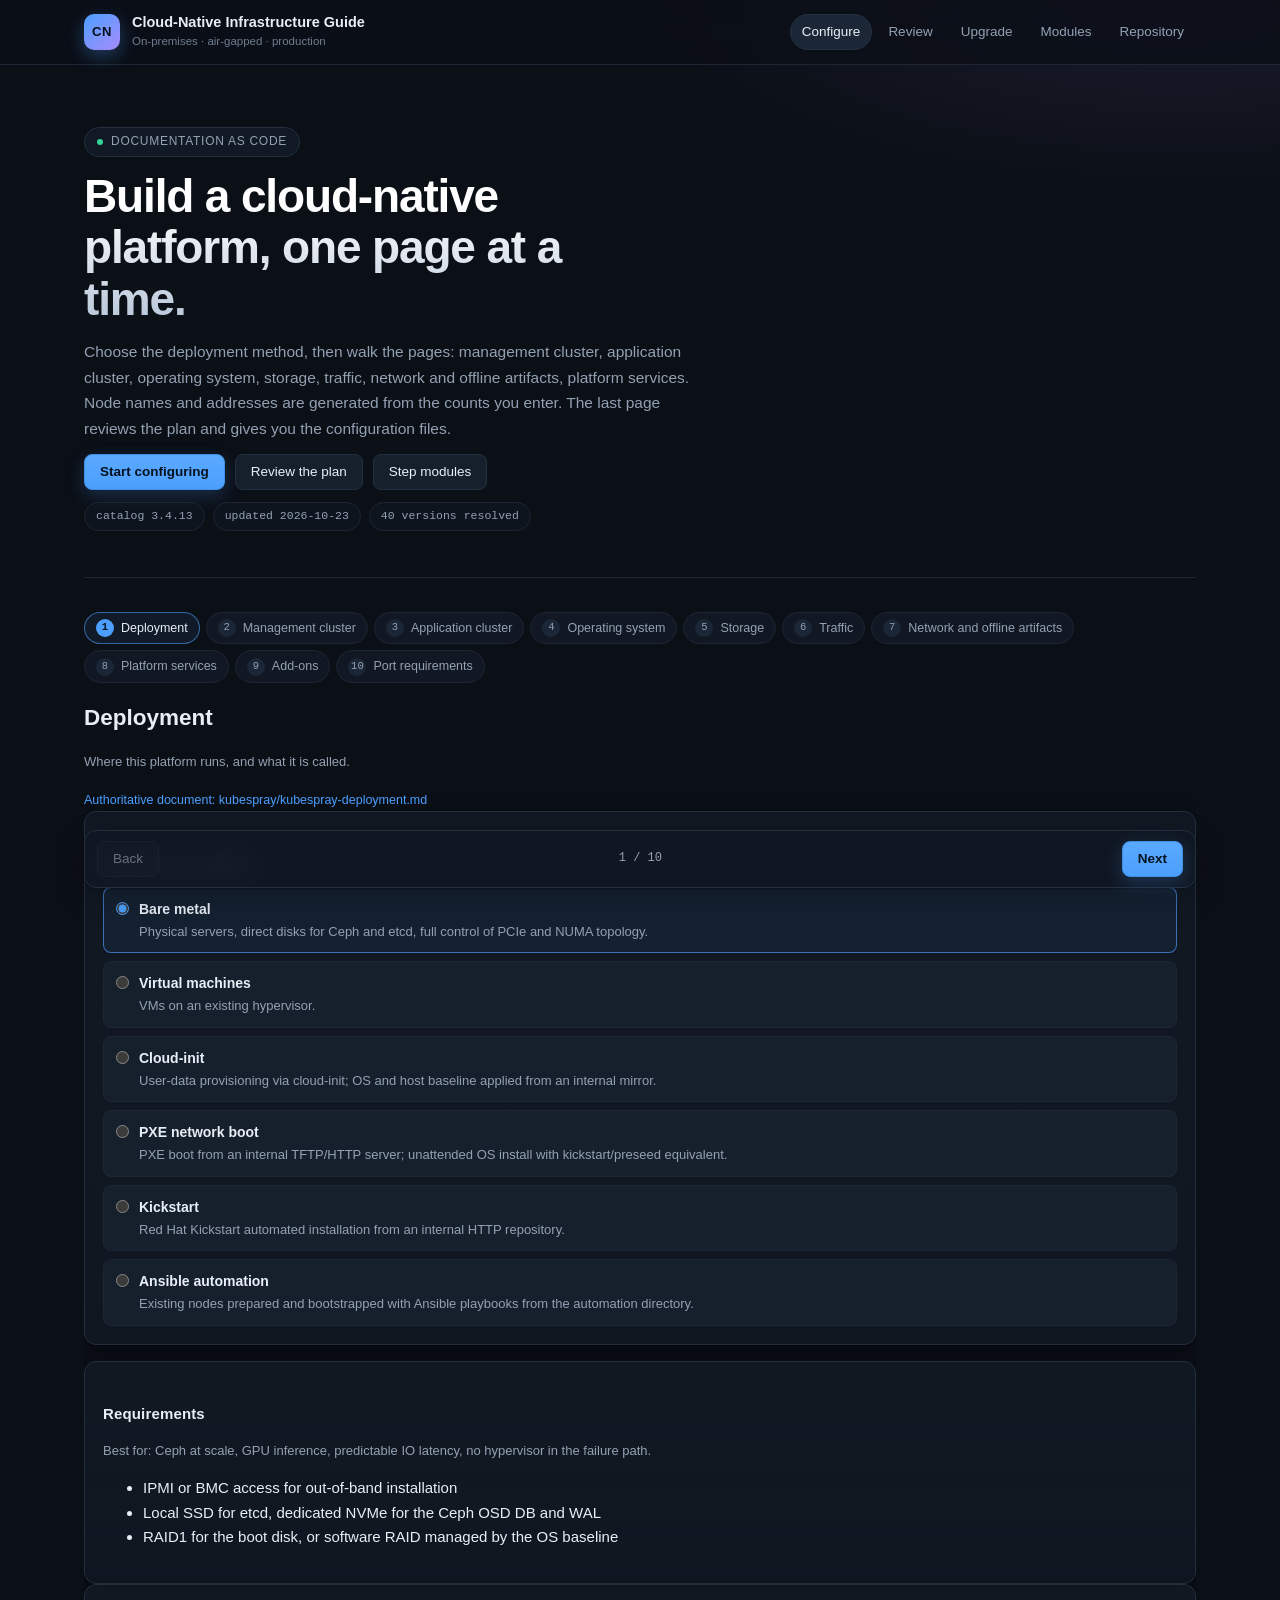
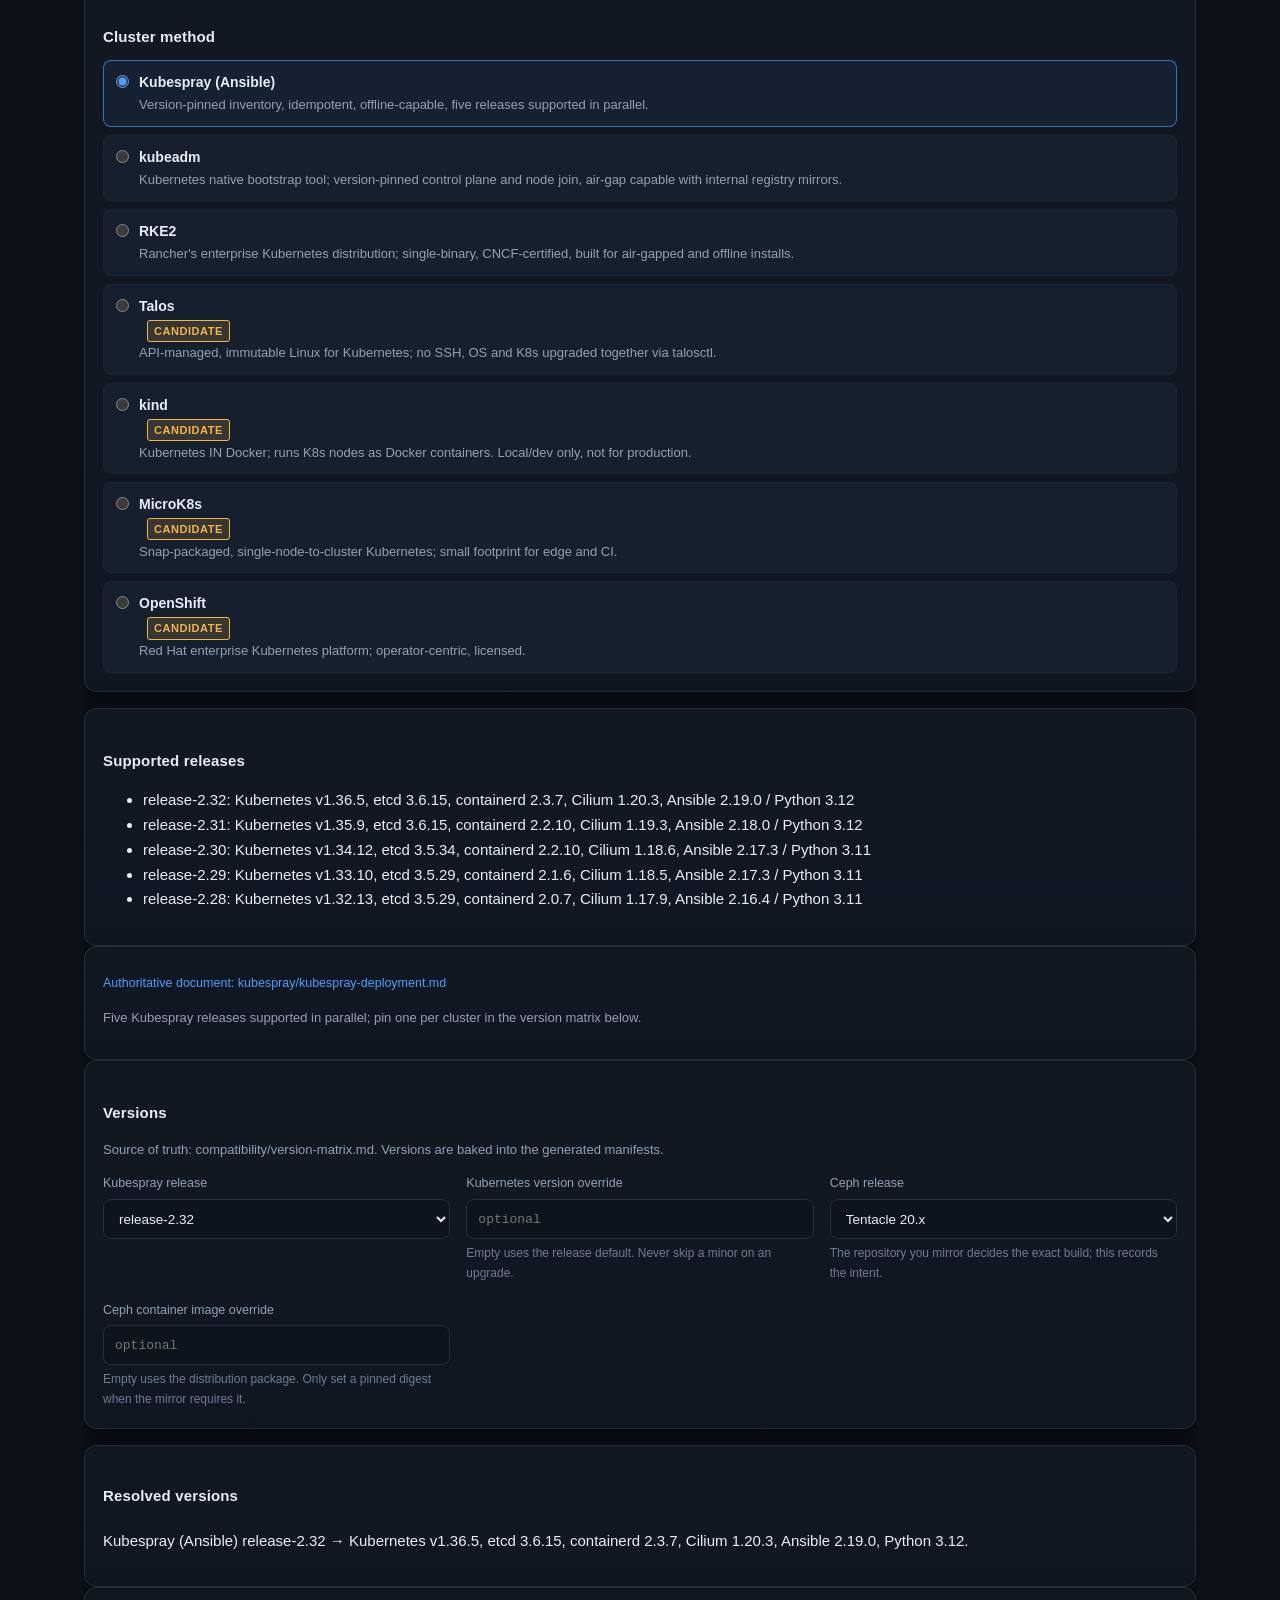
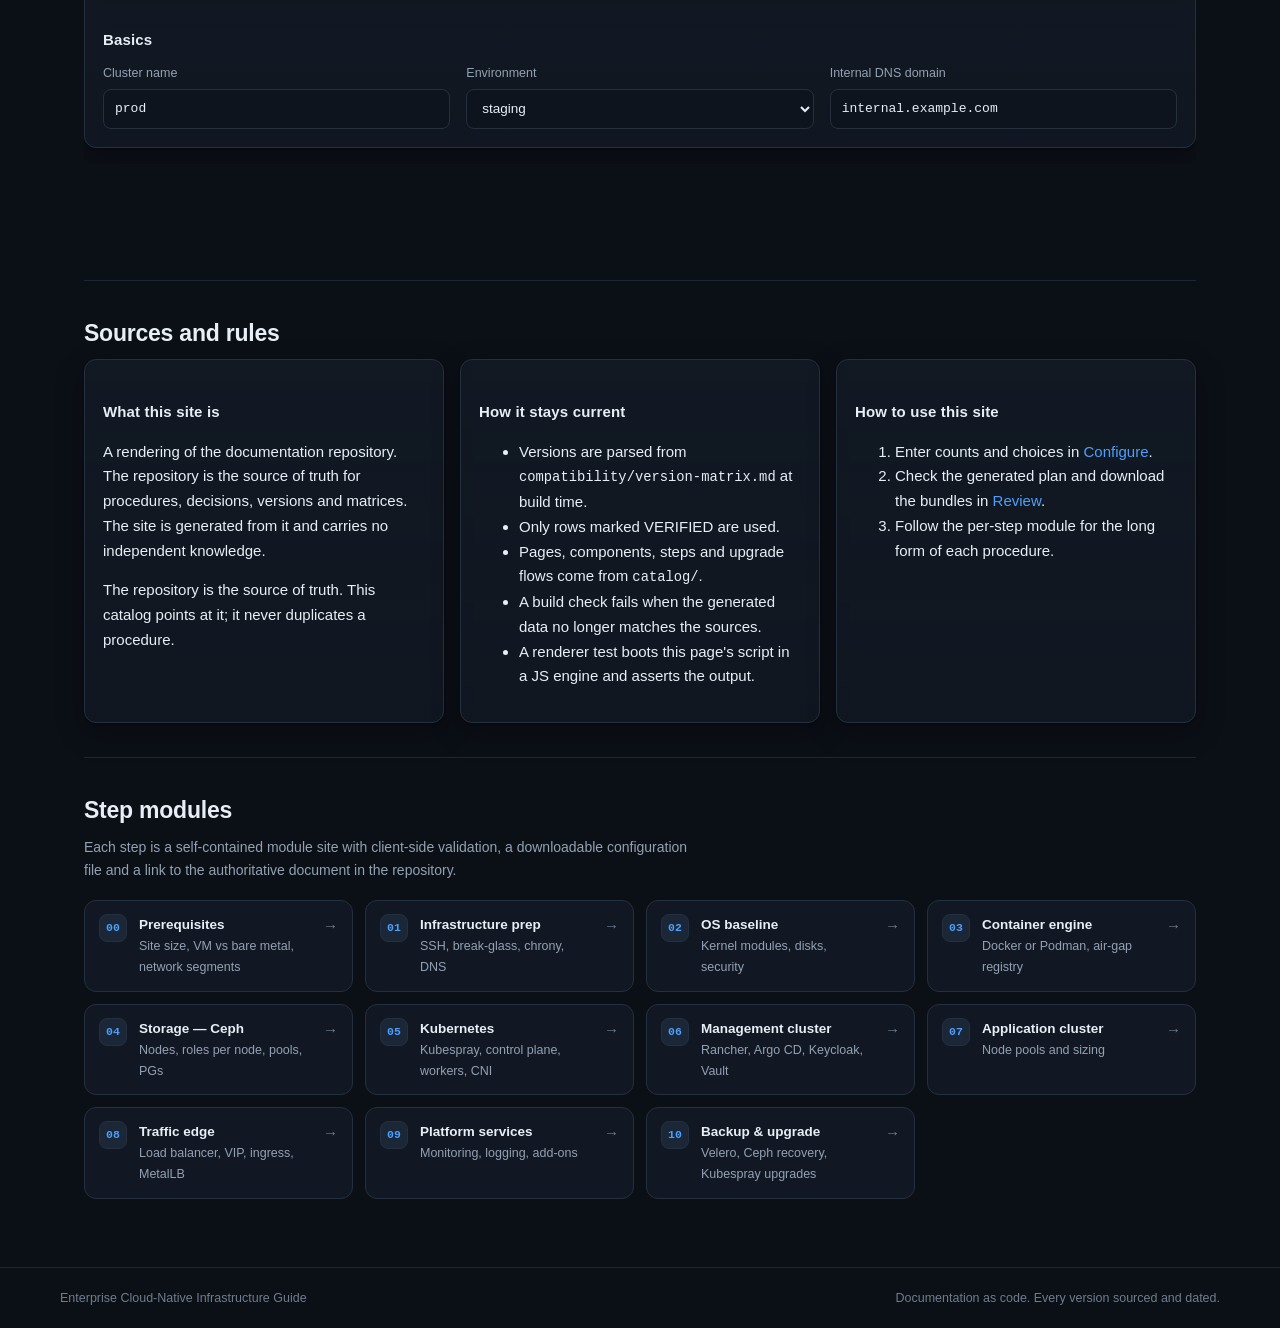
<file: site/index.html>
<!DOCTYPE html>
<html lang="en">
<head>
<meta charset="utf-8">
<meta name="viewport" content="width=device-width, initial-scale=1">
<title>Enterprise Cloud-Native Infrastructure Guide</title>
<meta name="description" content="Step-by-step configurator and upgrade walkthrough for an on-premises, air-gapped cloud-native platform: Kubernetes with Kubespray, Ceph (Rook or cephadm on Podman/Docker), Rancher, Argo CD, Vault, Prometheus, Istio and GPU inference.">
<link rel="stylesheet" href="styles.css?v=3.4.13">
</head>
<body>
<header class="top">
  <div class="wrap">
    <a class="brand" href="#/">
      <span class="brand-mark">CN</span>
      <span>
        <strong>Cloud-Native Infrastructure Guide</strong>
        <small>On-premises · air-gapped · production</small>
      </span>
    </a>
    <nav id="nav">
      <a href="#/configure" data-view="wizard">Configure</a>
      <a href="#/review" data-view="review">Review</a>
      <a href="#/upgrade" data-view="upgrade">Upgrade</a>
      <a href="#modules">Modules</a>
      <a href="https://github.com/DavoudTeimouri/cloudnative-infrastructure-guide" rel="noopener">Repository</a>
    </nav>
  </div>
</header>

<main class="wrap" id="top">

  <section class="hero" id="hero">
    <p class="eyebrow">Documentation as code</p>
    <h1>Build a cloud-native platform, one page at a time.</h1>
    <p>
      Choose the deployment method, then walk the pages: management cluster, application cluster,
      operating system, storage, traffic, network and offline artifacts, platform services.
      Node names and addresses are generated from the counts you enter. The last page reviews the
      plan and gives you the configuration files.
    </p>
    <p class="hero-cta">
      <a class="btn primary" href="#/configure" data-view="wizard">Start configuring</a>
      <a class="btn" href="#/review" data-view="review">Review the plan</a>
      <a class="btn" href="#modules">Step modules</a>
    </p>
    <p class="hero-meta">
      <span id="catalog-version">catalog —</span>
      <span id="catalog-updated">updated —</span>
      <span id="version-count">— versions</span>
    </p>
  </section>

  <!-- wizard -->
  <section id="wizard" class="view">
    <div class="wizard-bar">
      <ol class="crumbs" id="crumbs"></ol>
    </div>

    <div id="page" class="page"></div>

    <div class="wizard-nav">
      <button id="prev" class="btn">Back</button>
      <span class="wizard-step" id="page-count"></span>
      <button id="next" class="btn primary">Next</button>
    </div>
  </section>

  <!-- review -->
  <section id="review" class="view" hidden>
    <h2>Review</h2>
    <div class="plan-head">
      <div>
        <strong id="plan-summary">—</strong>
        <p class="hint" id="plan-note"></p>
        <p class="hint" id="plan-versions"></p>
      </div>
      <div class="plan-actions">
        <button id="copy-plan" class="btn">Copy plan</button>
        <button id="download-runbook" class="btn primary">Download runbook</button>
      </div>
    </div>

    <h3>Sizing</h3>
    <div class="table-scroll"><table class="versions" id="sizing"><tbody></tbody></table></div>

    <h3>Resolved versions</h3>
    <div class="table-scroll"><table class="versions" id="versions"><tbody></tbody></table></div>

    <h3>Implementation steps</h3>
    <ol class="steps" id="steps"></ol>

    <h3>Generated files</h3>
    <div id="exports" class="exports"></div>
  </section>

  <!-- upgrade -->
  <section id="upgrade" class="view" hidden>
    <h2>Upgrade walkthrough</h2>
    <p class="hint">
      One component at a time, in order. A step marked <strong>gate</strong> must pass before the
      next one starts. The rollback line states what is actually possible — for Kubernetes and
      Ceph it is the backup, not a downgrade.
    </p>

    <div class="card">
      <div class="grid">
        <div class="field">
          <label for="flow">Component</label>
          <select id="flow"></select>
        </div>
        <div class="field">
          <label for="target">Target version</label>
          <select id="target"></select>
        </div>
      </div>
      <p class="hint" id="flow-meta"></p>
      <div class="plan-actions">
        <button id="download-upgrade" class="btn primary">Download upgrade runbook</button>
      </div>
    </div>

    <div id="upgrade-body"></div>
  </section>

  <section id="sources">
    <h2>Sources and rules</h2>
    <div class="grid">
      <div class="card plain">
        <h3>What this site is</h3>
        <p>
          A rendering of the documentation repository. The repository is the source of truth for
          procedures, decisions, versions and matrices. The site is generated from it and carries
          no independent knowledge.
        </p>
        <p id="source-note"></p>
      </div>
      <div class="card plain">
        <h3>How it stays current</h3>
        <ul>
          <li>Versions are parsed from <code>compatibility/version-matrix.md</code> at build time.</li>
          <li>Only rows marked VERIFIED are used.</li>
          <li>Pages, components, steps and upgrade flows come from <code>catalog/</code>.</li>
          <li>A build check fails when the generated data no longer matches the sources.</li>
          <li>A renderer test boots this page's script in a JS engine and asserts the output.</li>
        </ul>
      </div>
      <div class="card plain">
        <h3>How to use this site</h3>
        <ol>
          <li>Enter counts and choices in <a href="#/configure">Configure</a>.</li>
          <li>Check the generated plan and download the bundles in <a href="#/review">Review</a>.</li>
          <li>Follow the per-step module for the long form of each procedure.</li>
        </ol>
      </div>
    </div>
  </section>


  <section id="modules">
    <h2>Step modules</h2>
    <p class="section-note">
      Each step is a self-contained module site with client-side validation, a downloadable
      configuration file and a link to the authoritative document in the repository.
    </p>
    <div class="modules">
      <a class="module-card" href="modules/00-prerequisites/index.html"><span class="n">00</span><span><span class="t">Prerequisites</span><span class="d">Site size, VM vs bare metal, network segments</span></span><span class="arrow">→</span></a>
      <a class="module-card" href="modules/01-infrastructure-prep/index.html"><span class="n">01</span><span><span class="t">Infrastructure prep</span><span class="d">SSH, break-glass, chrony, DNS</span></span><span class="arrow">→</span></a>
      <a class="module-card" href="modules/02-os-baseline/index.html"><span class="n">02</span><span><span class="t">OS baseline</span><span class="d">Kernel modules, disks, security</span></span><span class="arrow">→</span></a>
      <a class="module-card" href="modules/03-container-engine/index.html"><span class="n">03</span><span><span class="t">Container engine</span><span class="d">Docker or Podman, air-gap registry</span></span><span class="arrow">→</span></a>
      <a class="module-card" href="modules/04-storage-ceph/index.html"><span class="n">04</span><span><span class="t">Storage — Ceph</span><span class="d">Nodes, roles per node, pools, PGs</span></span><span class="arrow">→</span></a>
      <a class="module-card" href="modules/05-kubernetes/index.html"><span class="n">05</span><span><span class="t">Kubernetes</span><span class="d">Kubespray, control plane, workers, CNI</span></span><span class="arrow">→</span></a>
      <a class="module-card" href="modules/06-management-cluster/index.html"><span class="n">06</span><span><span class="t">Management cluster</span><span class="d">Rancher, Argo CD, Keycloak, Vault</span></span><span class="arrow">→</span></a>
      <a class="module-card" href="modules/07-application-cluster/index.html"><span class="n">07</span><span><span class="t">Application cluster</span><span class="d">Node pools and sizing</span></span><span class="arrow">→</span></a>
      <a class="module-card" href="modules/08-traffic-edge/index.html"><span class="n">08</span><span><span class="t">Traffic edge</span><span class="d">Load balancer, VIP, ingress, MetalLB</span></span><span class="arrow">→</span></a>
      <a class="module-card" href="modules/09-platform-services/index.html"><span class="n">09</span><span><span class="t">Platform services</span><span class="d">Monitoring, logging, add-ons</span></span><span class="arrow">→</span></a>
      <a class="module-card" href="modules/10-backup-upgrade/index.html"><span class="n">10</span><span><span class="t">Backup &amp; upgrade</span><span class="d">Velero, Ceph recovery, Kubespray upgrades</span></span><span class="arrow">→</span></a>
    </div>
  </section>

</main>

<footer class="foot">
  <div class="wrap">
    <span>Enterprise Cloud-Native Infrastructure Guide</span>
    <span>Documentation as code. Every version sourced and dated.</span>
  </div>
</footer>

<div id="toast" class="toast" role="status" aria-live="polite"></div>

<script src="app.js?v=3.4.13"></script>
</body>
</html>
</file>
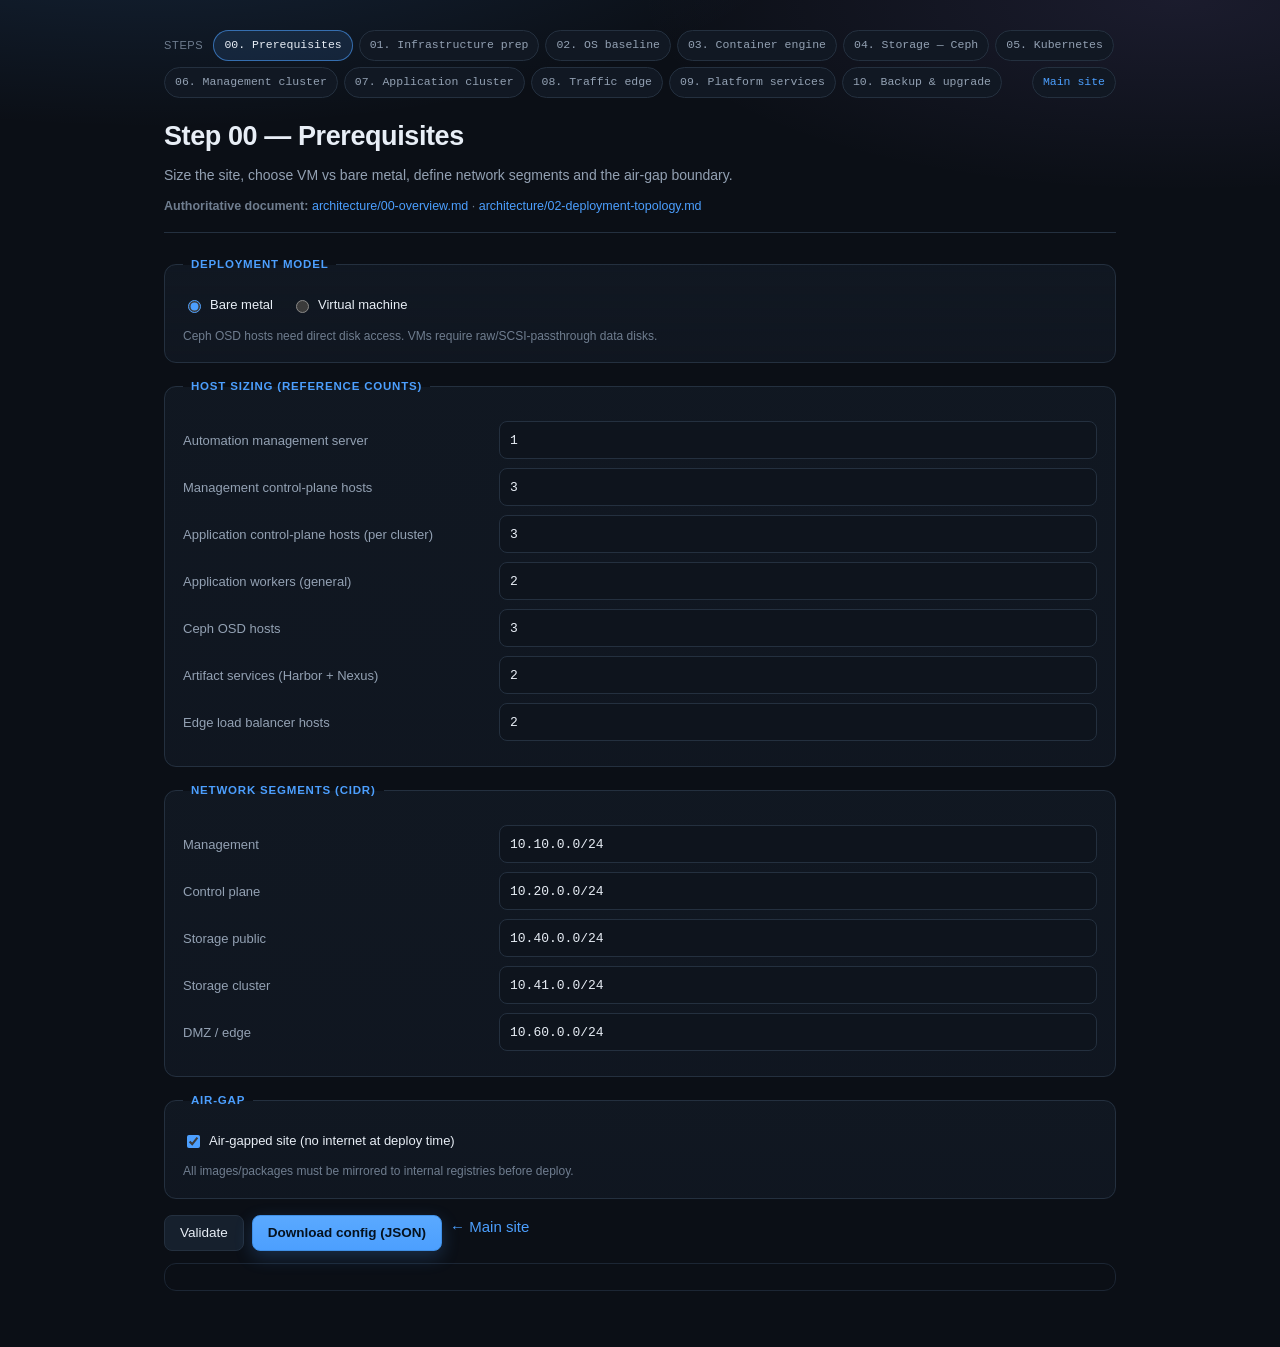
<file: site/modules/00-prerequisites/index.html>
<!DOCTYPE html>
<html>
<head>
<meta charset="utf-8">
<meta name="viewport" content="width=device-width, initial-scale=1">
<title>Step 00 — Prerequisites · Cloud-Native Configurator</title>
<link rel="stylesheet" href="../../styles.css?v=3.4.4">
<link rel="stylesheet" href="../module.css?v=3.4.4">
</head>
<body>
<header class="module-header">
  <div class="step-nav" id="step-nav"></div>
  <h1>Step 00 — Prerequisites</h1>
  <p class="purpose">Size the site, choose VM vs bare metal, define network segments and the air-gap boundary.</p>
  <p class="doc-link"><strong>Authoritative document:</strong> <a href="../../architecture/00-overview.md">architecture/00-overview.md</a> · <a href="../../architecture/02-deployment-topology.md">architecture/02-deployment-topology.md</a></p>
</header>
<main>
  <form id="config-form" novalidate>
    <fieldset>
      <legend>Deployment model</legend>
      <label><input type="radio" name="deploymentModel" value="baremetal" checked> Bare metal</label>
      <label><input type="radio" name="deploymentModel" value="vm"> Virtual machine</label>
      <p class="hint">Ceph OSD hosts need direct disk access. VMs require raw/SCSI-passthrough data disks.</p>
    </fieldset>

    <fieldset>
      <legend>Host sizing (reference counts)</legend>
      <div class="field-row"><label>Automation management server</label><input type="number" name="automationHosts" value="1" min="1"></div>
      <div class="field-row"><label>Management control-plane hosts</label><input type="number" name="mgmtCpHosts" value="3" min="1"></div>
      <div class="field-row"><label>Application control-plane hosts (per cluster)</label><input type="number" name="appCpHosts" value="3" min="1"></div>
      <div class="field-row"><label>Application workers (general)</label><input type="number" name="appWorkers" value="2" min="1"></div>
      <div class="field-row"><label>Ceph OSD hosts</label><input type="number" name="cephOsdHosts" value="3" min="1"></div>
      <div class="field-row"><label>Artifact services (Harbor + Nexus)</label><input type="number" name="artifactHosts" value="2" min="1"></div>
      <div class="field-row"><label>Edge load balancer hosts</label><input type="number" name="edgeHosts" value="2" min="2"></div>
    </fieldset>

    <fieldset>
      <legend>Network segments (CIDR)</legend>
      <div class="field-row"><label>Management</label><input type="text" name="cidrMgmt" value="10.10.0.0/24"></div>
      <div class="field-row"><label>Control plane</label><input type="text" name="cidrCp" value="10.20.0.0/24"></div>
      <div class="field-row"><label>Storage public</label><input type="text" name="cidrStoragePublic" value="10.40.0.0/24"></div>
      <div class="field-row"><label>Storage cluster</label><input type="text" name="cidrStorageCluster" value="10.41.0.0/24"></div>
      <div class="field-row"><label>DMZ / edge</label><input type="text" name="cidrDmz" value="10.60.0.0/24"></div>
    </fieldset>

    <fieldset>
      <legend>Air-gap</legend>
      <label><input type="checkbox" name="airGap" checked> Air-gapped site (no internet at deploy time)</label>
      <p class="hint">All images/packages must be mirrored to internal registries before deploy.</p>
    </fieldset>
  </form>

  <div id="validation" class="msg-box"></div>

  <div class="actions">
    <button type="button" id="validate">Validate</button>
    <button type="button" id="download">Download config (JSON)</button>
    <a class="btn-link" href="../../index.html">← Main site</a>
  </div>

  <pre id="config-output"></pre>
</main>
<script src="app.js"></script>
</body>
</html>
</file>
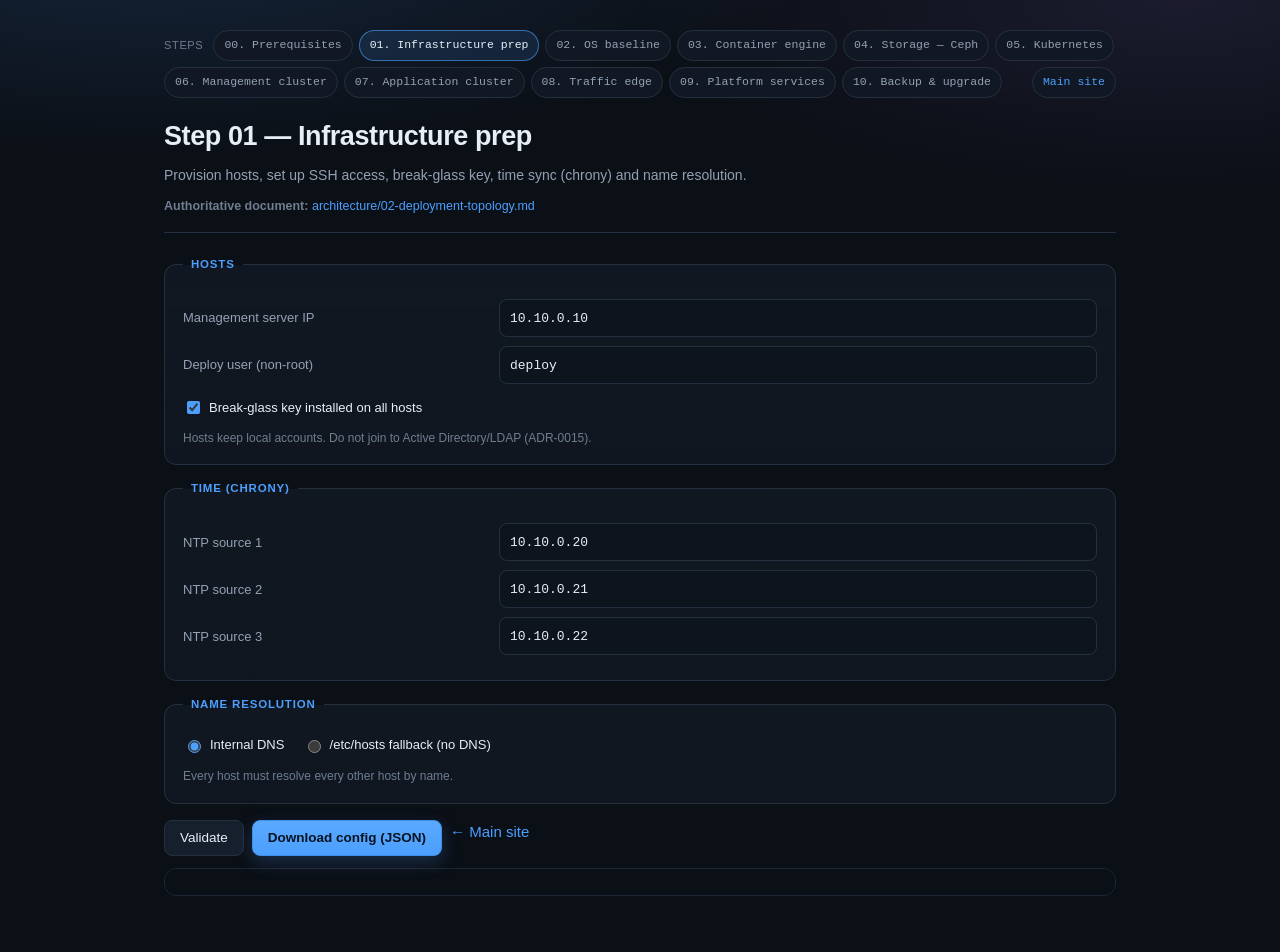
<file: site/modules/01-infrastructure-prep/index.html>
<!DOCTYPE html>
<html>
<head>
<meta charset="utf-8">
<meta name="viewport" content="width=device-width, initial-scale=1">
<title>Step 01 — Infrastructure prep · Cloud-Native Configurator</title>
<link rel="stylesheet" href="../../styles.css?v=3.4.4">
<link rel="stylesheet" href="../module.css?v=3.4.4">
</head>
<body>
<header class="module-header">
  <div class="step-nav" id="step-nav"></div>
  <h1>Step 01 — Infrastructure prep</h1>
  <p class="purpose">Provision hosts, set up SSH access, break-glass key, time sync (chrony) and name resolution.</p>
  <p class="doc-link"><strong>Authoritative document:</strong> <a href="../../architecture/02-deployment-topology.md">architecture/02-deployment-topology.md</a></p>
</header>
<main>
  <form id="config-form" novalidate>
    <fieldset>
      <legend>Hosts</legend>
      <div class="field-row"><label>Management server IP</label><input type="text" name="mgmtIp" value="10.10.0.10"></div>
      <div class="field-row"><label>Deploy user (non-root)</label><input type="text" name="deployUser" value="deploy"></div>
      <label><input type="checkbox" name="breakGlass" checked> Break-glass key installed on all hosts</label>
      <p class="hint">Hosts keep local accounts. Do not join to Active Directory/LDAP (ADR-0015).</p>
    </fieldset>

    <fieldset>
      <legend>Time (chrony)</legend>
      <div class="field-row"><label>NTP source 1</label><input type="text" name="ntp1" value="10.10.0.20"></div>
      <div class="field-row"><label>NTP source 2</label><input type="text" name="ntp2" value="10.10.0.21"></div>
      <div class="field-row"><label>NTP source 3</label><input type="text" name="ntp3" value="10.10.0.22"></div>
    </fieldset>

    <fieldset>
      <legend>Name resolution</legend>
      <label><input type="radio" name="dnsMode" value="dns" checked> Internal DNS</label>
      <label><input type="radio" name="dnsMode" value="hosts"> /etc/hosts fallback (no DNS)</label>
      <p class="hint">Every host must resolve every other host by name.</p>
    </fieldset>
  </form>

  <div id="validation" class="msg-box"></div>

  <div class="actions">
    <button type="button" id="validate">Validate</button>
    <button type="button" id="download">Download config (JSON)</button>
    <a class="btn-link" href="../../index.html">← Main site</a>
  </div>

  <pre id="config-output"></pre>
</main>
<script src="app.js"></script>
</body>
</html>
</file>
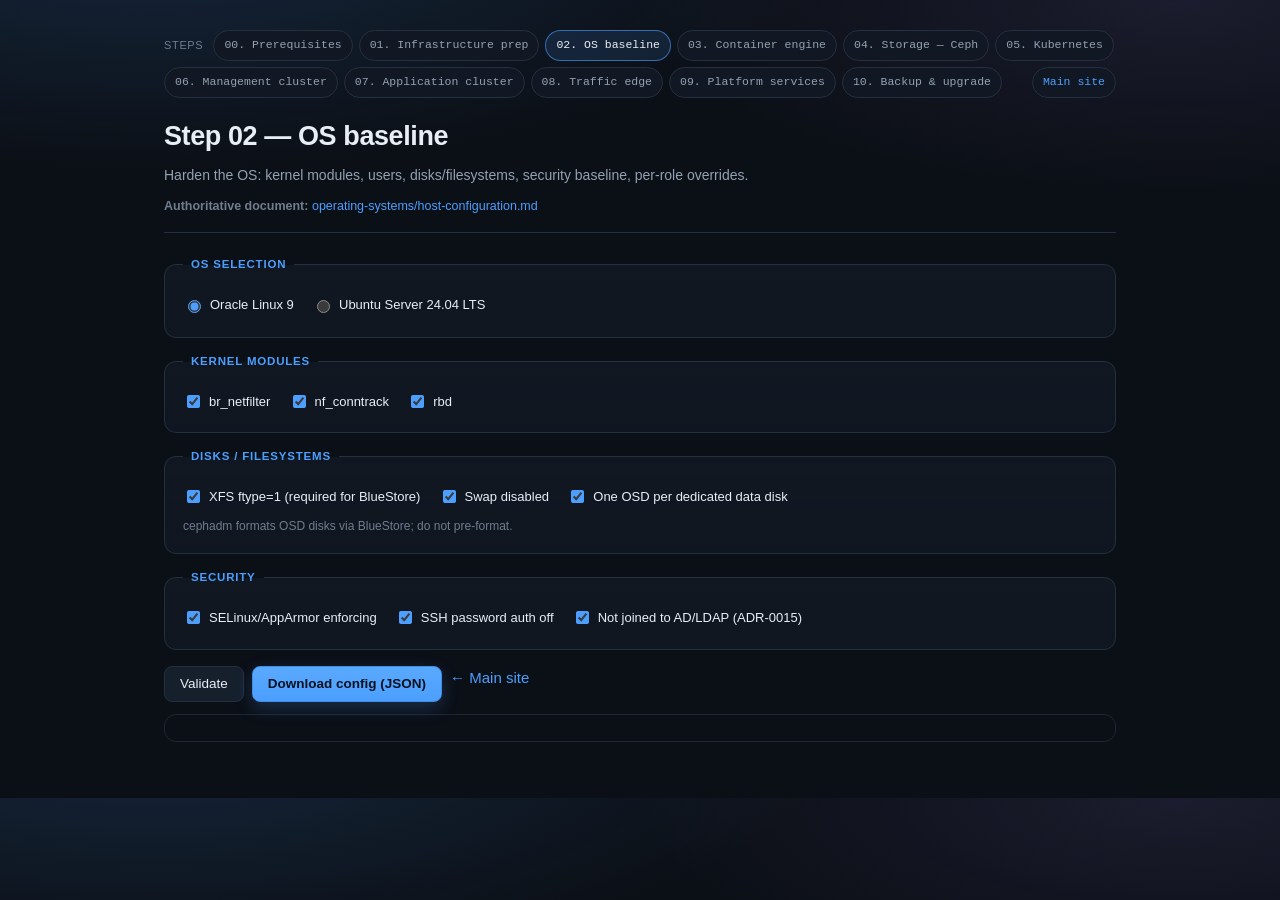
<file: site/modules/02-os-baseline/index.html>
<!DOCTYPE html>
<html>
<head>
<meta charset="utf-8">
<meta name="viewport" content="width=device-width, initial-scale=1">
<title>Step 02 — OS baseline · Cloud-Native Configurator</title>
<link rel="stylesheet" href="../../styles.css?v=3.4.4">
<link rel="stylesheet" href="../module.css?v=3.4.4">
</head>
<body>
<header class="module-header">
  <div class="step-nav" id="step-nav"></div>
  <h1>Step 02 — OS baseline</h1>
  <p class="purpose">Harden the OS: kernel modules, users, disks/filesystems, security baseline, per-role overrides.</p>
  <p class="doc-link"><strong>Authoritative document:</strong> <a href="../../operating-systems/host-configuration.md">operating-systems/host-configuration.md</a></p>
</header>
<main>
  <form id="config-form" novalidate>
    <fieldset>
      <legend>OS selection</legend>
      <label><input type="radio" name="os" value="oracle-linux-9" checked> Oracle Linux 9</label>
      <label><input type="radio" name="os" value="ubuntu-2404"> Ubuntu Server 24.04 LTS</label>
    </fieldset>

    <fieldset>
      <legend>Kernel modules</legend>
      <label><input type="checkbox" name="modBrNetfilter" checked> br_netfilter</label>
      <label><input type="checkbox" name="modNfConntrack" checked> nf_conntrack</label>
      <label><input type="checkbox" name="modRbd" checked> rbd</label>
    </fieldset>

    <fieldset>
      <legend>Disks / filesystems</legend>
      <label><input type="checkbox" name="xfsFtype" checked> XFS ftype=1 (required for BlueStore)</label>
      <label><input type="checkbox" name="swapDisabled" checked> Swap disabled</label>
      <label><input type="checkbox" name="oneOsdPerDisk" checked> One OSD per dedicated data disk</label>
      <p class="hint">cephadm formats OSD disks via BlueStore; do not pre-format.</p>
    </fieldset>

    <fieldset>
      <legend>Security</legend>
      <label><input type="checkbox" name="selinux" checked> SELinux/AppArmor enforcing</label>
      <label><input type="checkbox" name="sshNoPassword" checked> SSH password auth off</label>
      <label><input type="checkbox" name="noAdJoin" checked> Not joined to AD/LDAP (ADR-0015)</label>
    </fieldset>
  </form>

  <div id="validation" class="msg-box"></div>

  <div class="actions">
    <button type="button" id="validate">Validate</button>
    <button type="button" id="download">Download config (JSON)</button>
    <a class="btn-link" href="../../index.html">← Main site</a>
  </div>

  <pre id="config-output"></pre>
</main>
<script src="app.js"></script>
</body>
</html>
</file>
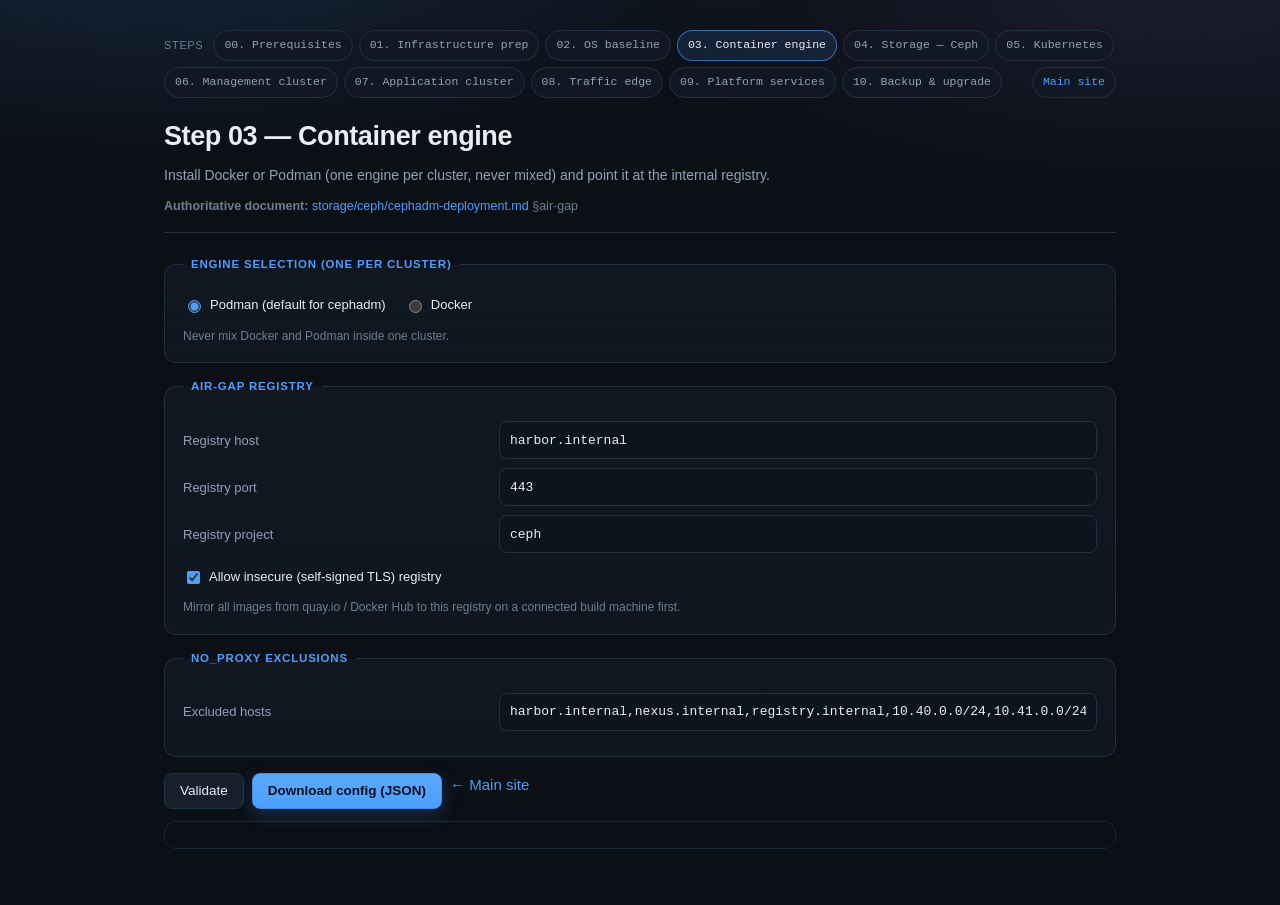
<file: site/modules/03-container-engine/index.html>
<!DOCTYPE html>
<html>
<head>
<meta charset="utf-8">
<meta name="viewport" content="width=device-width, initial-scale=1">
<title>Step 03 — Container engine · Cloud-Native Configurator</title>
<link rel="stylesheet" href="../../styles.css?v=3.4.4">
<link rel="stylesheet" href="../module.css?v=3.4.4">
</head>
<body>
<header class="module-header">
  <div class="step-nav" id="step-nav"></div>
  <h1>Step 03 — Container engine</h1>
  <p class="purpose">Install Docker or Podman (one engine per cluster, never mixed) and point it at the internal registry.</p>
  <p class="doc-link"><strong>Authoritative document:</strong> <a href="../../storage/ceph/cephadm-deployment.md">storage/ceph/cephadm-deployment.md</a> §air-gap</p>
</header>
<main>
  <form id="config-form" novalidate>
    <fieldset>
      <legend>Engine selection (one per cluster)</legend>
      <label><input type="radio" name="engine" value="podman" checked> Podman (default for cephadm)</label>
      <label><input type="radio" name="engine" value="docker"> Docker</label>
      <p class="hint">Never mix Docker and Podman inside one cluster.</p>
    </fieldset>

    <fieldset>
      <legend>Air-gap registry</legend>
      <div class="field-row"><label>Registry host</label><input type="text" name="registryHost" value="harbor.internal"></div>
      <div class="field-row"><label>Registry port</label><input type="number" name="registryPort" value="443" min="1" max="65535"></div>
      <div class="field-row"><label>Registry project</label><input type="text" name="registryProject" value="ceph"></div>
      <label><input type="checkbox" name="insecure" checked> Allow insecure (self-signed TLS) registry</label>
      <p class="hint">Mirror all images from quay.io / Docker Hub to this registry on a connected build machine first.</p>
    </fieldset>

    <fieldset>
      <legend>NO_PROXY exclusions</legend>
      <div class="field-row"><label>Excluded hosts</label><input type="text" name="noProxy" value="harbor.internal,nexus.internal,registry.internal,10.40.0.0/24,10.41.0.0/24,.internal,localhost,127.0.0.1"></div>
    </fieldset>
  </form>

  <div id="validation" class="msg-box"></div>

  <div class="actions">
    <button type="button" id="validate">Validate</button>
    <button type="button" id="download">Download config (JSON)</button>
    <a class="btn-link" href="../../index.html">← Main site</a>
  </div>

  <pre id="config-output"></pre>
</main>
<script src="app.js"></script>
</body>
</html>
</file>
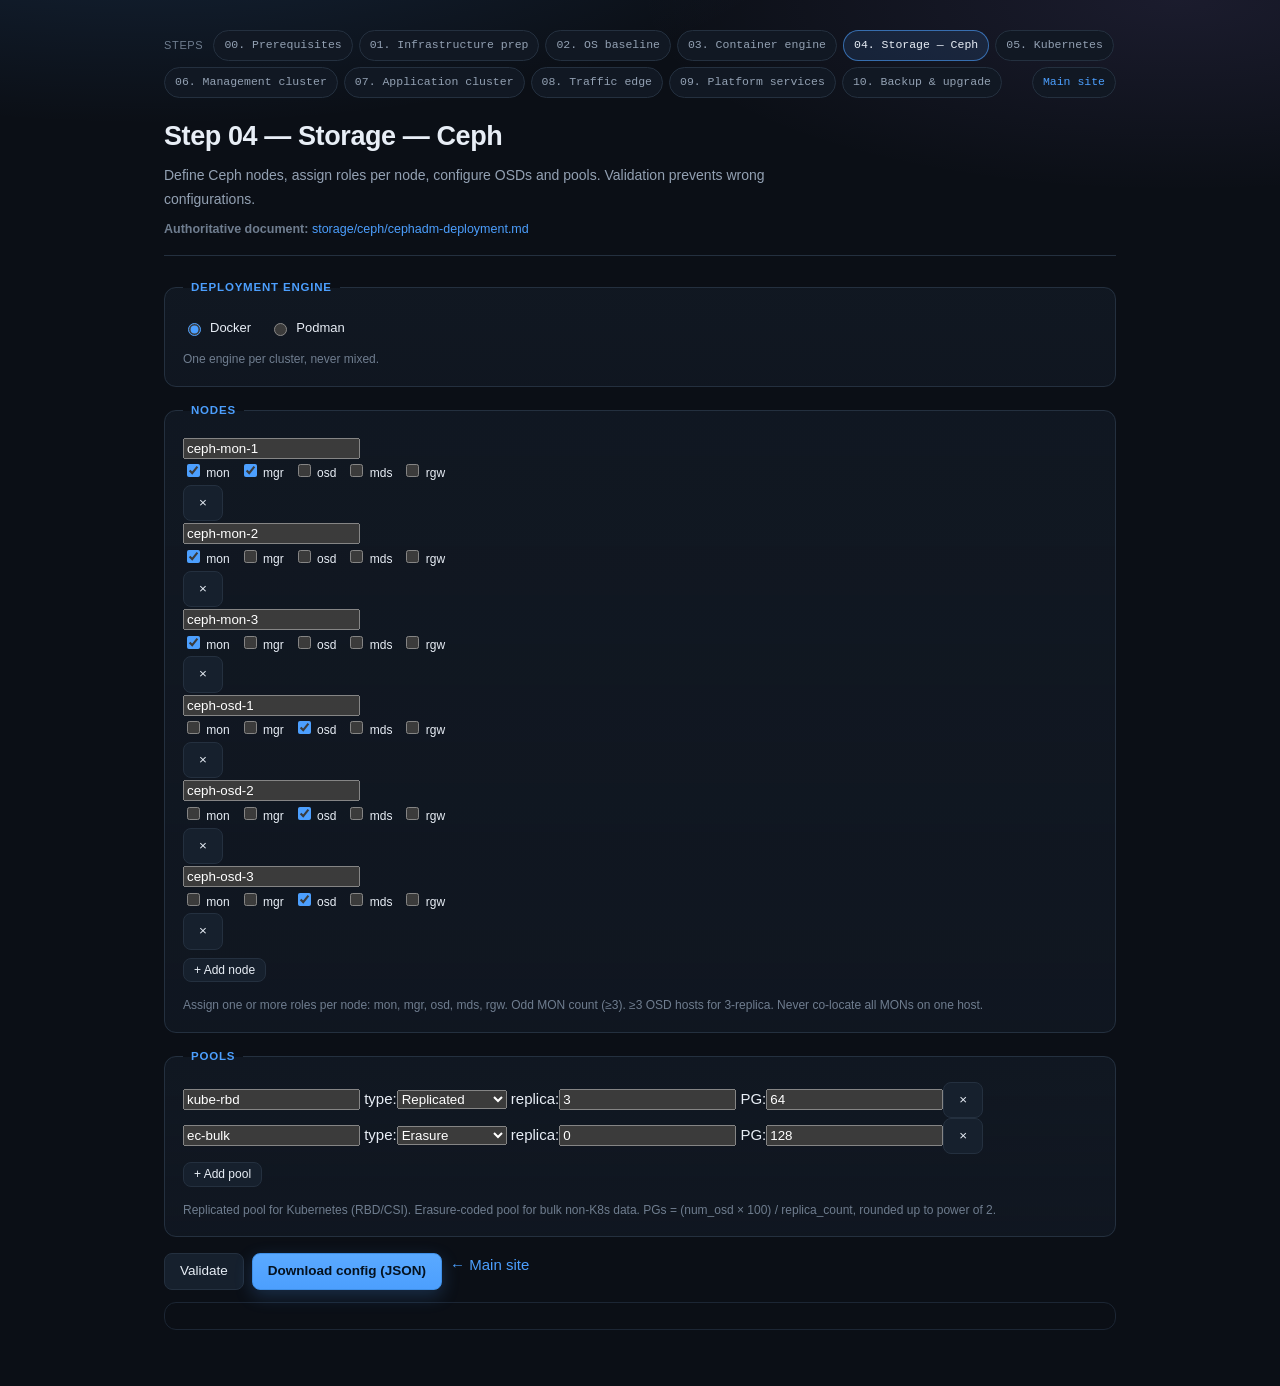
<file: site/modules/04-storage-ceph/index.html>
<!DOCTYPE html>
<html>
<head>
<meta charset="utf-8">
<meta name="viewport" content="width=device-width, initial-scale=1">
<title>Step 04 — Storage — Ceph · Cloud-Native Configurator</title>
<link rel="stylesheet" href="../../styles.css?v=3.4.4">
<link rel="stylesheet" href="../module.css?v=3.4.4">
</head>
<body>
<header class="module-header">
  <div class="step-nav" id="step-nav"></div>
  <h1>Step 04 — Storage — Ceph</h1>
  <p class="purpose">Define Ceph nodes, assign roles per node, configure OSDs and pools. Validation prevents wrong configurations.</p>
  <p class="doc-link"><strong>Authoritative document:</strong> <a href="../../storage/ceph/cephadm-deployment.md">storage/ceph/cephadm-deployment.md</a></p>
</header>
<main>
  <form id="config-form" novalidate>
    <fieldset>
      <legend>Deployment engine</legend>
      <label><input type="radio" name="engine" value="docker" checked> Docker</label>
      <label><input type="radio" name="engine" value="podman"> Podman</label>
      <p class="hint">One engine per cluster, never mixed.</p>
    </fieldset>

    <fieldset>
      <legend>Nodes</legend>
      <div id="node-list"></div>
      <button type="button" id="addNode" style="margin:8px 0;padding:4px 10px;font-size:12px;">+ Add node</button>
      <p class="hint">Assign one or more roles per node: mon, mgr, osd, mds, rgw. Odd MON count (≥3). ≥3 OSD hosts for 3-replica. Never co-locate all MONs on one host.</p>
    </fieldset>

    <fieldset>
      <legend>Pools</legend>
      <div id="pool-list"></div>
      <button type="button" id="addPool" style="margin:8px 0;padding:4px 10px;font-size:12px;">+ Add pool</button>
      <p class="hint">Replicated pool for Kubernetes (RBD/CSI). Erasure-coded pool for bulk non-K8s data. PGs = (num_osd × 100) / replica_count, rounded up to power of 2.</p>
    </fieldset>
  </form>

  <div id="validation" class="msg-box"></div>

  <div class="actions">
    <button type="button" id="validate">Validate</button>
    <button type="button" id="download">Download config (JSON)</button>
    <a class="btn-link" href="../../index.html">← Main site</a>
  </div>

  <pre id="config-output"></pre>
</main>
<script src="app.js"></script>
</body>
</html>
</file>
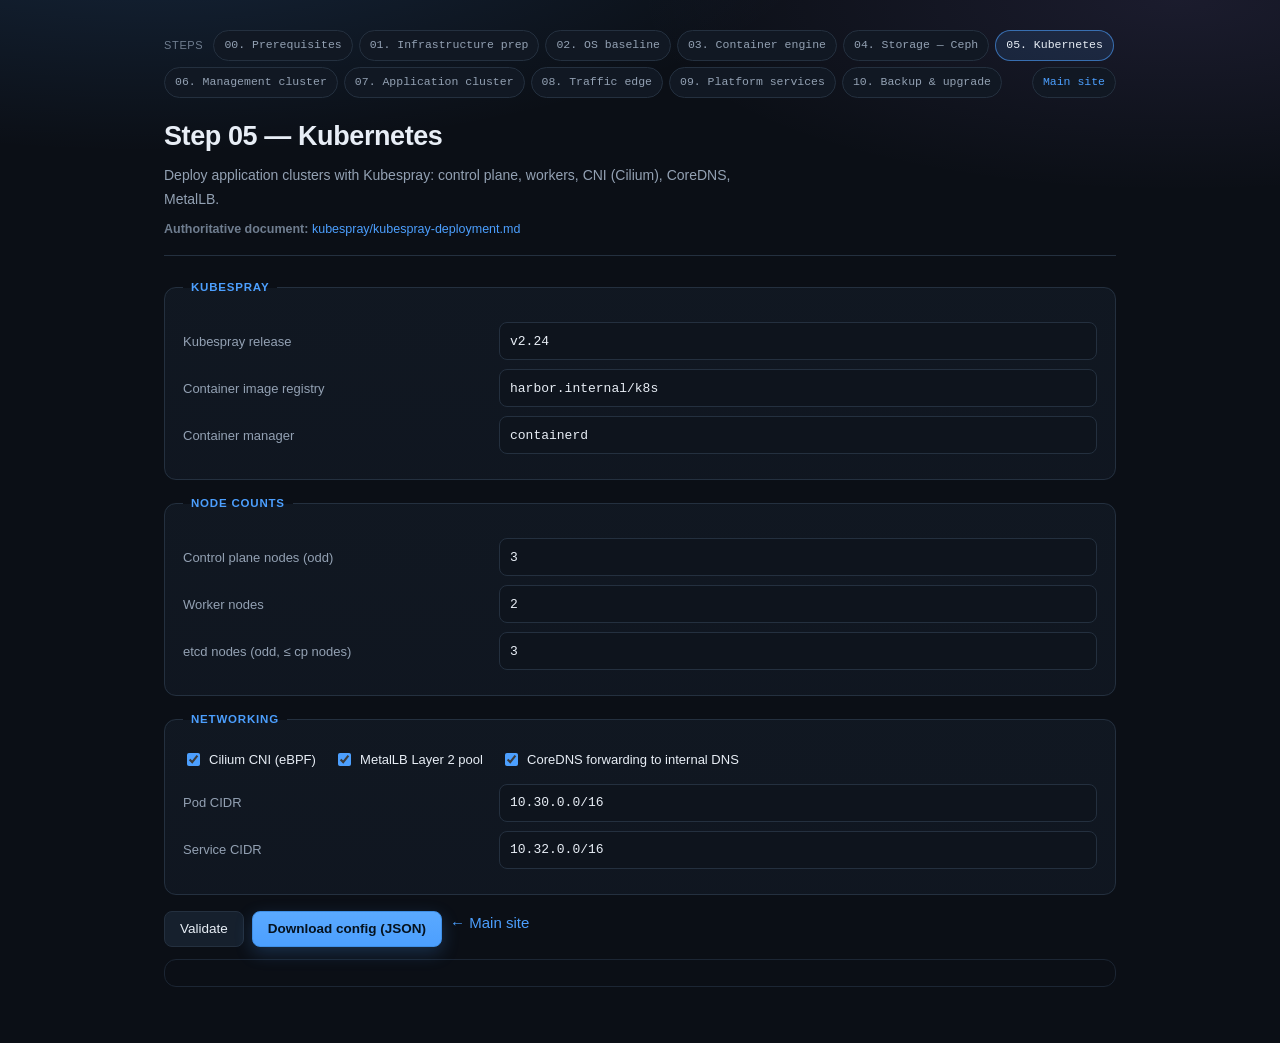
<file: site/modules/05-kubernetes/index.html>
<!DOCTYPE html>
<html>
<head>
<meta charset="utf-8">
<meta name="viewport" content="width=device-width, initial-scale=1">
<title>Step 05 — Kubernetes · Cloud-Native Configurator</title>
<link rel="stylesheet" href="../../styles.css?v=3.4.4">
<link rel="stylesheet" href="../module.css?v=3.4.4">
</head>
<body>
<header class="module-header">
  <div class="step-nav" id="step-nav"></div>
  <h1>Step 05 — Kubernetes</h1>
  <p class="purpose">Deploy application clusters with Kubespray: control plane, workers, CNI (Cilium), CoreDNS, MetalLB.</p>
  <p class="doc-link"><strong>Authoritative document:</strong> <a href="../../kubespray/kubespray-deployment.md">kubespray/kubespray-deployment.md</a></p>
</header>
<main>
  <form id="config-form" novalidate>
    <fieldset>
      <legend>Kubespray</legend>
      <div class="field-row"><label>Kubespray release</label><input type="text" name="kubesprayRelease" value="v2.24"></div>
      <div class="field-row"><label>Container image registry</label><input type="text" name="imageRegistry" value="harbor.internal/k8s"></div>
      <div class="field-row"><label>Container manager</label><input type="text" name="containerManager" value="containerd"></div>
    </fieldset>

    <fieldset>
      <legend>Node counts</legend>
      <div class="field-row"><label>Control plane nodes (odd)</label><input type="number" name="cpNodes" value="3" min="1"></div>
      <div class="field-row"><label>Worker nodes</label><input type="number" name="workerNodes" value="2" min="1"></div>
      <div class="field-row"><label>etcd nodes (odd, ≤ cp nodes)</label><input type="number" name="etcdNodes" value="3" min="1"></div>
    </fieldset>

    <fieldset>
      <legend>Networking</legend>
      <label><input type="checkbox" name="cilium" checked> Cilium CNI (eBPF)</label>
      <label><input type="checkbox" name="metallb" checked> MetalLB Layer 2 pool</label>
      <label><input type="checkbox" name="corednsForward" checked> CoreDNS forwarding to internal DNS</label>
      <div class="field-row"><label>Pod CIDR</label><input type="text" name="podCidr" value="10.30.0.0/16"></div>
      <div class="field-row"><label>Service CIDR</label><input type="text" name="serviceCidr" value="10.32.0.0/16"></div>
    </fieldset>
  </form>

  <div id="validation" class="msg-box"></div>

  <div class="actions">
    <button type="button" id="validate">Validate</button>
    <button type="button" id="download">Download config (JSON)</button>
    <a class="btn-link" href="../../index.html">← Main site</a>
  </div>

  <pre id="config-output"></pre>
</main>
<script src="app.js"></script>
</body>
</html>
</file>
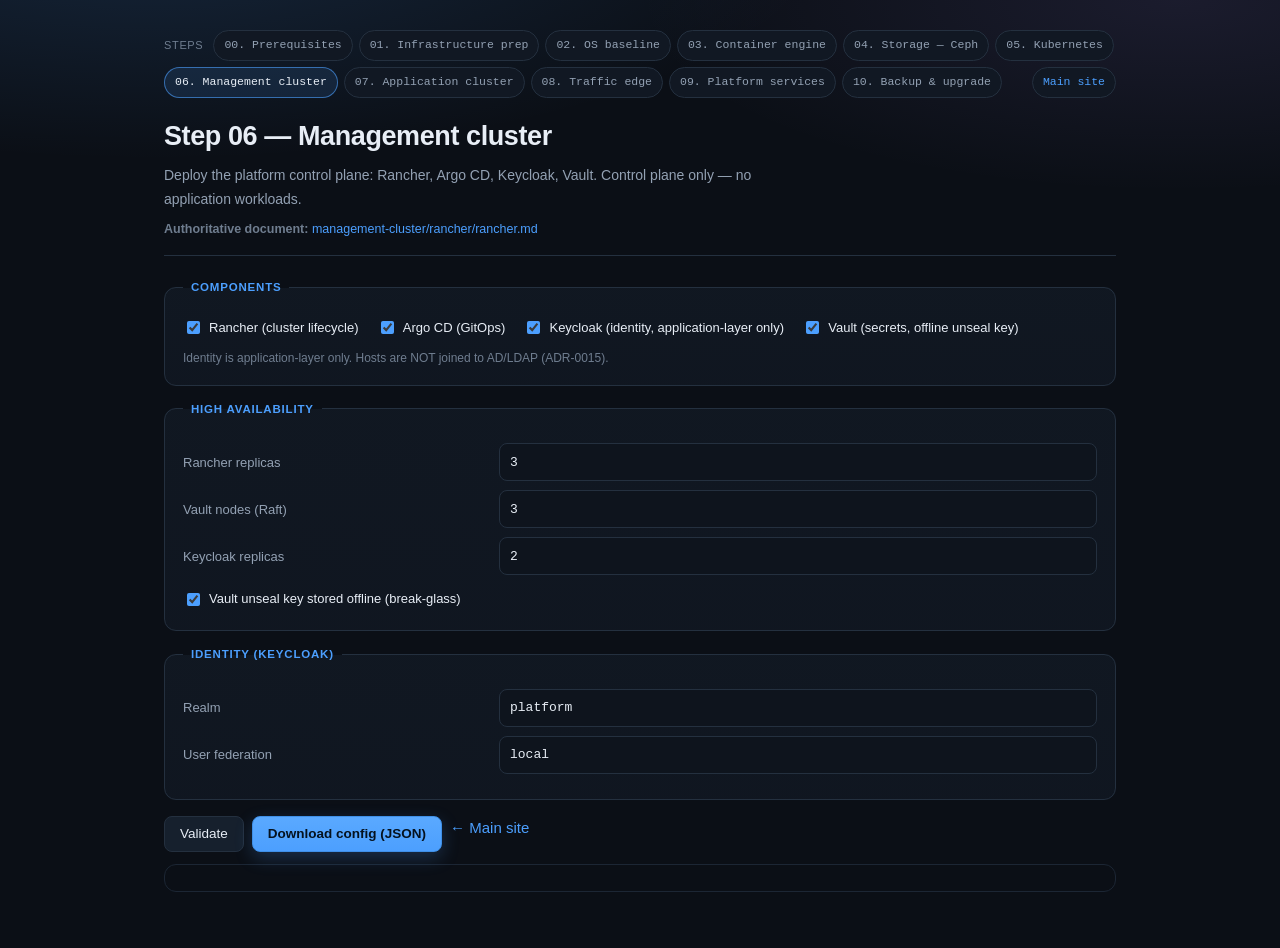
<file: site/modules/06-management-cluster/index.html>
<!DOCTYPE html>
<html>
<head>
<meta charset="utf-8">
<meta name="viewport" content="width=device-width, initial-scale=1">
<title>Step 06 — Management cluster · Cloud-Native Configurator</title>
<link rel="stylesheet" href="../../styles.css?v=3.4.4">
<link rel="stylesheet" href="../module.css?v=3.4.4">
</head>
<body>
<header class="module-header">
  <div class="step-nav" id="step-nav"></div>
  <h1>Step 06 — Management cluster</h1>
  <p class="purpose">Deploy the platform control plane: Rancher, Argo CD, Keycloak, Vault. Control plane only — no application workloads.</p>
  <p class="doc-link"><strong>Authoritative document:</strong> <a href="../../management-cluster/rancher/rancher.md">management-cluster/rancher/rancher.md</a></p>
</header>
<main>
  <form id="config-form" novalidate>
    <fieldset>
      <legend>Components</legend>
      <label><input type="checkbox" name="rancher" checked> Rancher (cluster lifecycle)</label>
      <label><input type="checkbox" name="argocd" checked> Argo CD (GitOps)</label>
      <label><input type="checkbox" name="keycloak" checked> Keycloak (identity, application-layer only)</label>
      <label><input type="checkbox" name="vault" checked> Vault (secrets, offline unseal key)</label>
      <p class="hint">Identity is application-layer only. Hosts are NOT joined to AD/LDAP (ADR-0015).</p>
    </fieldset>

    <fieldset>
      <legend>High availability</legend>
      <div class="field-row"><label>Rancher replicas</label><input type="number" name="rancherReplicas" value="3" min="1"></div>
      <div class="field-row"><label>Vault nodes (Raft)</label><input type="number" name="vaultNodes" value="3" min="1"></div>
      <div class="field-row"><label>Keycloak replicas</label><input type="number" name="keycloakReplicas" value="2" min="1"></div>
      <label><input type="checkbox" name="unsealKeyOffline" checked> Vault unseal key stored offline (break-glass)</label>
    </fieldset>

    <fieldset>
      <legend>Identity (Keycloak)</legend>
      <div class="field-row"><label>Realm</label><input type="text" name="keycloakRealm" value="platform"></div>
      <div class="field-row"><label>User federation</label><input type="text" name="userFederation" value="local"></div>
    </fieldset>
  </form>

  <div id="validation" class="msg-box"></div>

  <div class="actions">
    <button type="button" id="validate">Validate</button>
    <button type="button" id="download">Download config (JSON)</button>
    <a class="btn-link" href="../../index.html">← Main site</a>
  </div>

  <pre id="config-output"></pre>
</main>
<script src="app.js"></script>
</body>
</html>
</file>
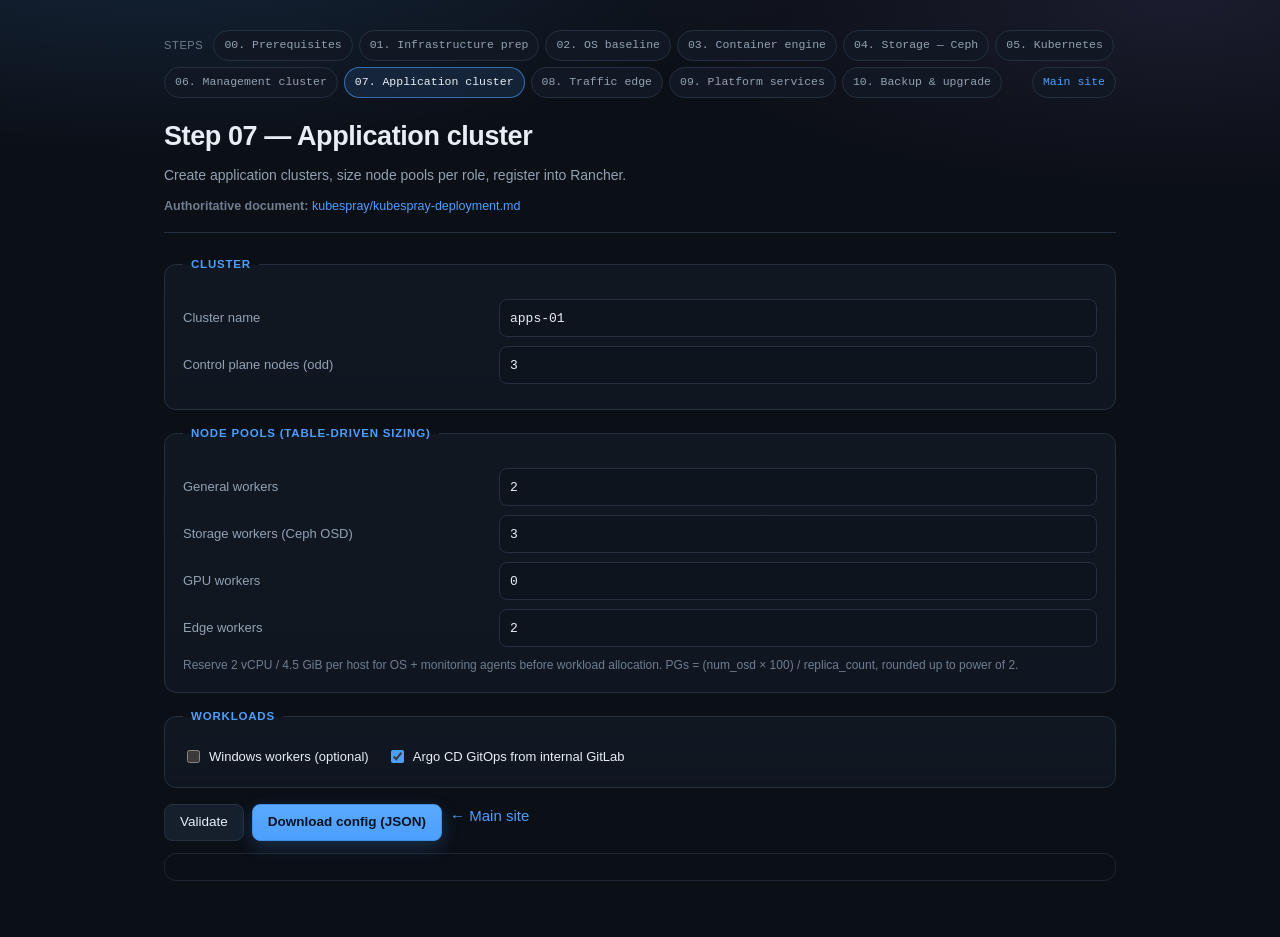
<file: site/modules/07-application-cluster/index.html>
<!DOCTYPE html>
<html>
<head>
<meta charset="utf-8">
<meta name="viewport" content="width=device-width, initial-scale=1">
<title>Step 07 — Application cluster · Cloud-Native Configurator</title>
<link rel="stylesheet" href="../../styles.css?v=3.4.4">
<link rel="stylesheet" href="../module.css?v=3.4.4">
</head>
<body>
<header class="module-header">
  <div class="step-nav" id="step-nav"></div>
  <h1>Step 07 — Application cluster</h1>
  <p class="purpose">Create application clusters, size node pools per role, register into Rancher.</p>
  <p class="doc-link"><strong>Authoritative document:</strong> <a href="../../kubespray/kubespray-deployment.md">kubespray/kubespray-deployment.md</a></p>
</header>
<main>
  <form id="config-form" novalidate>
    <fieldset>
      <legend>Cluster</legend>
      <div class="field-row"><label>Cluster name</label><input type="text" name="clusterName" value="apps-01"></div>
      <div class="field-row"><label>Control plane nodes (odd)</label><input type="number" name="cpNodes" value="3" min="1"></div>
    </fieldset>

    <fieldset>
      <legend>Node pools (table-driven sizing)</legend>
      <div class="field-row"><label>General workers</label><input type="number" name="generalWorkers" value="2" min="0"></div>
      <div class="field-row"><label>Storage workers (Ceph OSD)</label><input type="number" name="storageWorkers" value="3" min="0"></div>
      <div class="field-row"><label>GPU workers</label><input type="number" name="gpuWorkers" value="0" min="0"></div>
      <div class="field-row"><label>Edge workers</label><input type="number" name="edgeWorkers" value="2" min="0"></div>
      <p class="hint">Reserve 2 vCPU / 4.5 GiB per host for OS + monitoring agents before workload allocation. PGs = (num_osd × 100) / replica_count, rounded up to power of 2.</p>
    </fieldset>

    <fieldset>
      <legend>Workloads</legend>
      <label><input type="checkbox" name="windowsWorkers"> Windows workers (optional)</label>
      <label><input type="checkbox" name="gitops" checked> Argo CD GitOps from internal GitLab</label>
    </fieldset>
  </form>

  <div id="validation" class="msg-box"></div>

  <div class="actions">
    <button type="button" id="validate">Validate</button>
    <button type="button" id="download">Download config (JSON)</button>
    <a class="btn-link" href="../../index.html">← Main site</a>
  </div>

  <pre id="config-output"></pre>
</main>
<script src="app.js"></script>
</body>
</html>
</file>
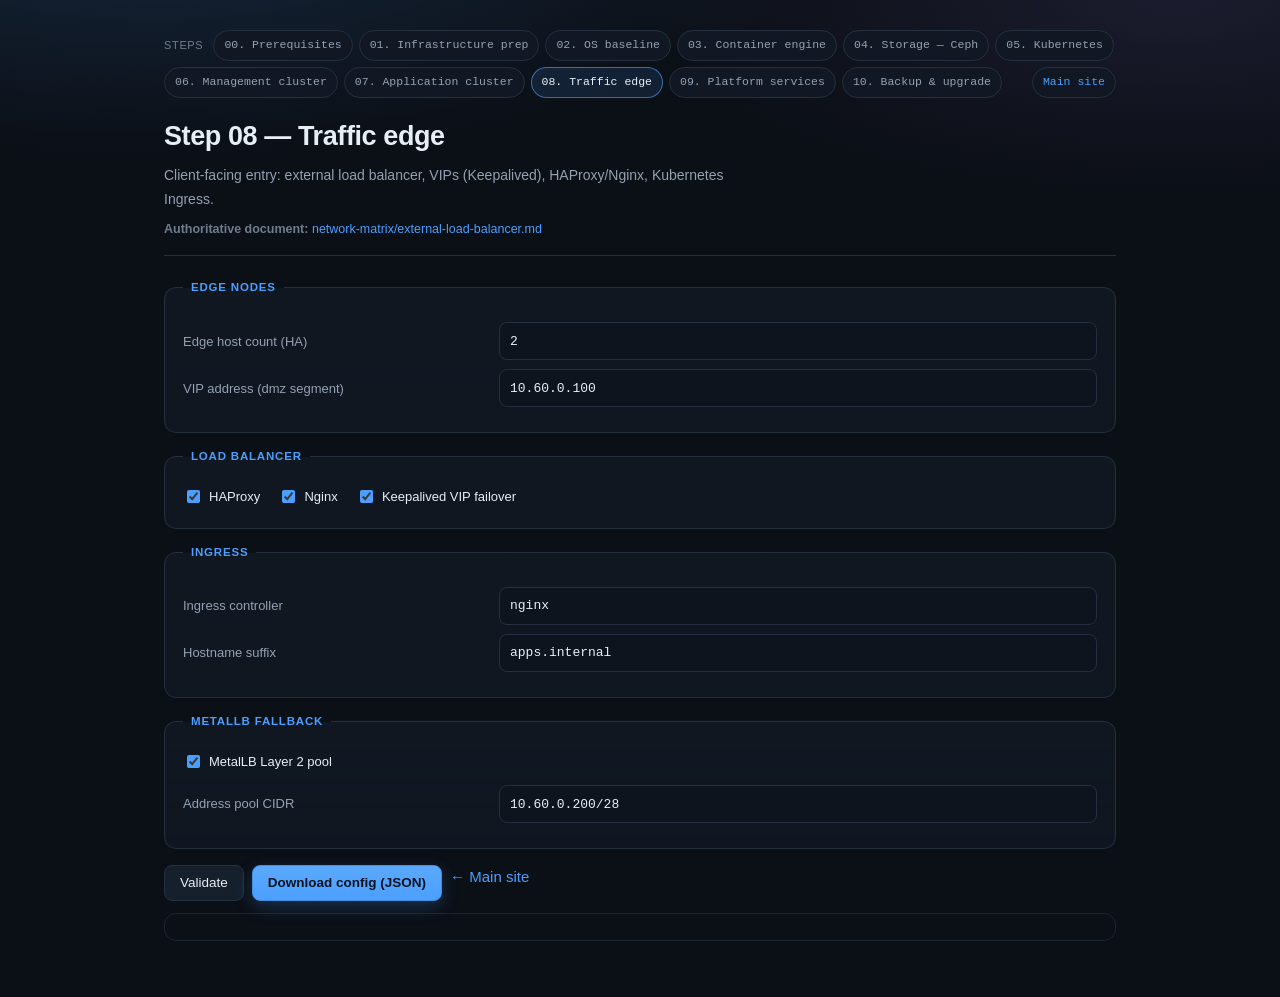
<file: site/modules/08-traffic-edge/index.html>
<!DOCTYPE html>
<html>
<head>
<meta charset="utf-8">
<meta name="viewport" content="width=device-width, initial-scale=1">
<title>Step 08 — Traffic edge · Cloud-Native Configurator</title>
<link rel="stylesheet" href="../../styles.css?v=3.4.4">
<link rel="stylesheet" href="../module.css?v=3.4.4">
</head>
<body>
<header class="module-header">
  <div class="step-nav" id="step-nav"></div>
  <h1>Step 08 — Traffic edge</h1>
  <p class="purpose">Client-facing entry: external load balancer, VIPs (Keepalived), HAProxy/Nginx, Kubernetes Ingress.</p>
  <p class="doc-link"><strong>Authoritative document:</strong> <a href="../../network-matrix/external-load-balancer.md">network-matrix/external-load-balancer.md</a></p>
</header>
<main>
  <form id="config-form" novalidate>
    <fieldset>
      <legend>Edge nodes</legend>
      <div class="field-row"><label>Edge host count (HA)</label><input type="number" name="edgeHosts" value="2" min="2"></div>
      <div class="field-row"><label>VIP address (dmz segment)</label><input type="text" name="vip" value="10.60.0.100"></div>
    </fieldset>

    <fieldset>
      <legend>Load balancer</legend>
      <label><input type="checkbox" name="haproxy" checked> HAProxy</label>
      <label><input type="checkbox" name="nginx" checked> Nginx</label>
      <label><input type="checkbox" name="keepalived" checked> Keepalived VIP failover</label>
    </fieldset>

    <fieldset>
      <legend>Ingress</legend>
      <div class="field-row"><label>Ingress controller</label><input type="text" name="ingressController" value="nginx"></div>
      <div class="field-row"><label>Hostname suffix</label><input type="text" name="hostnameSuffix" value="apps.internal"></div>
    </fieldset>

    <fieldset>
      <legend>MetalLB fallback</legend>
      <label><input type="checkbox" name="metallb" checked> MetalLB Layer 2 pool</label>
      <div class="field-row"><label>Address pool CIDR</label><input type="text" name="metallbPool" value="10.60.0.200/28"></div>
    </fieldset>
  </form>

  <div id="validation" class="msg-box"></div>

  <div class="actions">
    <button type="button" id="validate">Validate</button>
    <button type="button" id="download">Download config (JSON)</button>
    <a class="btn-link" href="../../index.html">← Main site</a>
  </div>

  <pre id="config-output"></pre>
</main>
<script src="app.js"></script>
</body>
</html>
</file>
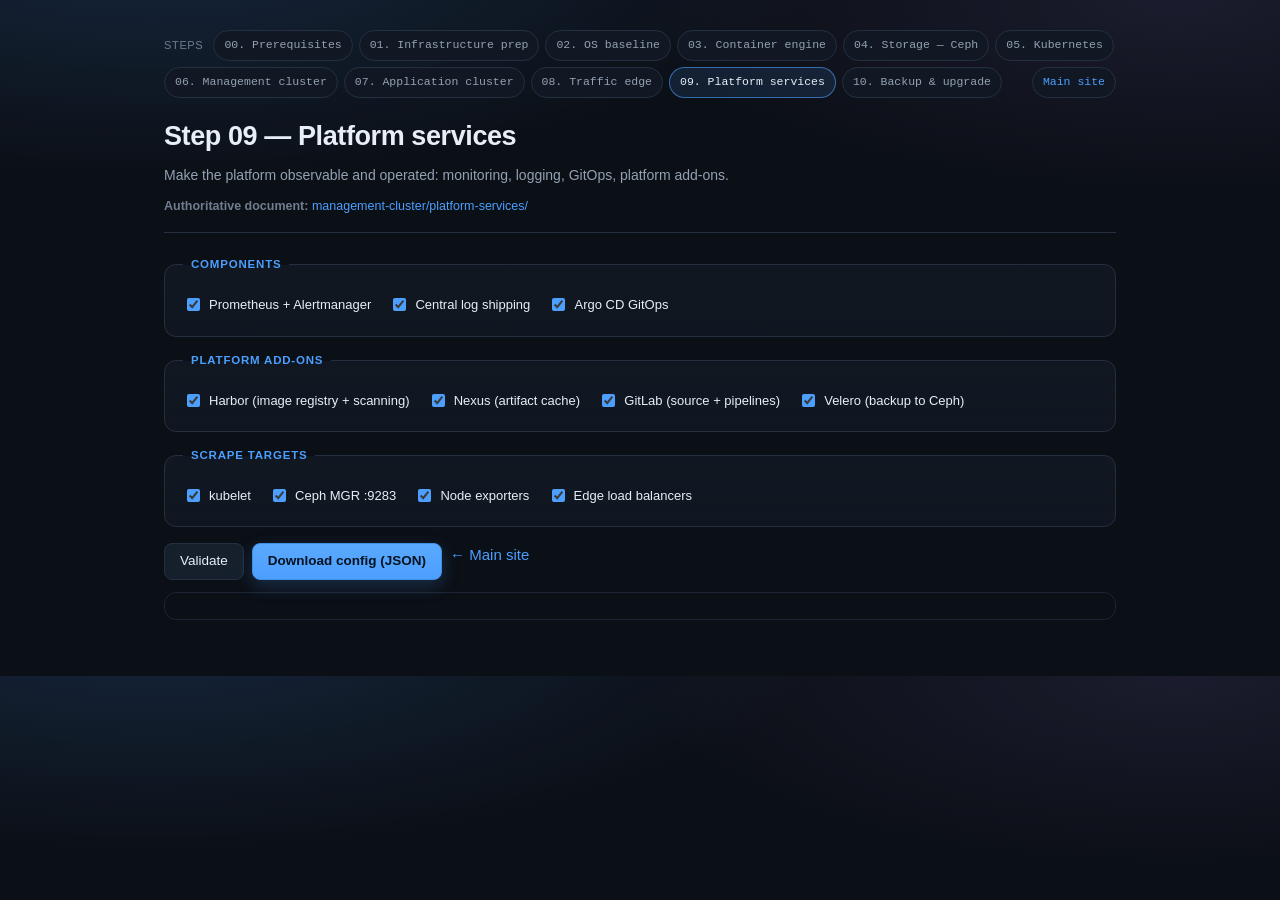
<file: site/modules/09-platform-services/index.html>
<!DOCTYPE html>
<html>
<head>
<meta charset="utf-8">
<meta name="viewport" content="width=device-width, initial-scale=1">
<title>Step 09 — Platform services · Cloud-Native Configurator</title>
<link rel="stylesheet" href="../../styles.css?v=3.4.4">
<link rel="stylesheet" href="../module.css?v=3.4.4">
</head>
<body>
<header class="module-header">
  <div class="step-nav" id="step-nav"></div>
  <h1>Step 09 — Platform services</h1>
  <p class="purpose">Make the platform observable and operated: monitoring, logging, GitOps, platform add-ons.</p>
  <p class="doc-link"><strong>Authoritative document:</strong> <a href="../../management-cluster/platform-services/">management-cluster/platform-services/</a></p>
</header>
<main>
  <form id="config-form" novalidate>
    <fieldset>
      <legend>Components</legend>
      <label><input type="checkbox" name="prometheus" checked> Prometheus + Alertmanager</label>
      <label><input type="checkbox" name="logging" checked> Central log shipping</label>
      <label><input type="checkbox" name="argocd" checked> Argo CD GitOps</label>
    </fieldset>

    <fieldset>
      <legend>Platform add-ons</legend>
      <label><input type="checkbox" name="harbor" checked> Harbor (image registry + scanning)</label>
      <label><input type="checkbox" name="nexus" checked> Nexus (artifact cache)</label>
      <label><input type="checkbox" name="gitlab" checked> GitLab (source + pipelines)</label>
      <label><input type="checkbox" name="velero" checked> Velero (backup to Ceph)</label>
    </fieldset>

    <fieldset>
      <legend>Scrape targets</legend>
      <label><input type="checkbox" name="scrapeKubelet" checked> kubelet</label>
      <label><input type="checkbox" name="scrapeCephMgr" checked> Ceph MGR :9283</label>
      <label><input type="checkbox" name="scrapeNode" checked> Node exporters</label>
      <label><input type="checkbox" name="scrapeEdge" checked> Edge load balancers</label>
    </fieldset>
  </form>

  <div id="validation" class="msg-box"></div>

  <div class="actions">
    <button type="button" id="validate">Validate</button>
    <button type="button" id="download">Download config (JSON)</button>
    <a class="btn-link" href="../../index.html">← Main site</a>
  </div>

  <pre id="config-output"></pre>
</main>
<script src="app.js"></script>
</body>
</html>
</file>
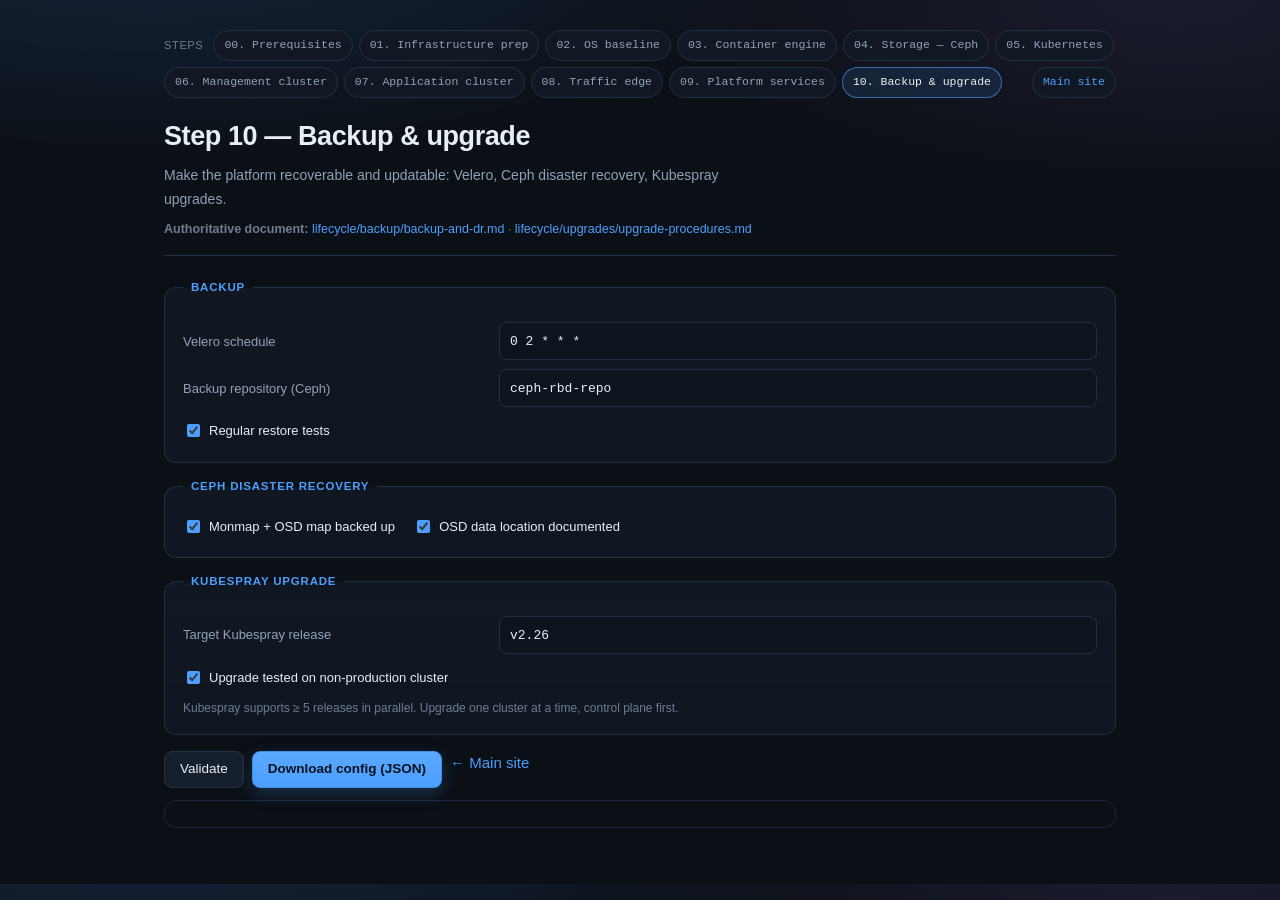
<file: site/modules/10-backup-upgrade/index.html>
<!DOCTYPE html>
<html>
<head>
<meta charset="utf-8">
<meta name="viewport" content="width=device-width, initial-scale=1">
<title>Step 10 — Backup & upgrade · Cloud-Native Configurator</title>
<link rel="stylesheet" href="../../styles.css?v=3.4.4">
<link rel="stylesheet" href="../module.css?v=3.4.4">
</head>
<body>
<header class="module-header">
  <div class="step-nav" id="step-nav"></div>
  <h1>Step 10 — Backup & upgrade</h1>
  <p class="purpose">Make the platform recoverable and updatable: Velero, Ceph disaster recovery, Kubespray upgrades.</p>
  <p class="doc-link"><strong>Authoritative document:</strong> <a href="../../lifecycle/backup/backup-and-dr.md">lifecycle/backup/backup-and-dr.md</a> · <a href="../../lifecycle/upgrades/upgrade-procedures.md">lifecycle/upgrades/upgrade-procedures.md</a></p>
</header>
<main>
  <form id="config-form" novalidate>
    <fieldset>
      <legend>Backup</legend>
      <div class="field-row"><label>Velero schedule</label><input type="text" name="veleroSchedule" value="0 2 * * *"></div>
      <div class="field-row"><label>Backup repository (Ceph)</label><input type="text" name="backupRepo" value="ceph-rbd-repo"></div>
      <label><input type="checkbox" name="testRestore" checked> Regular restore tests</label>
    </fieldset>

    <fieldset>
      <legend>Ceph disaster recovery</legend>
      <label><input type="checkbox" name="monmapBackup" checked> Monmap + OSD map backed up</label>
      <label><input type="checkbox" name="osdDataDoc" checked> OSD data location documented</label>
    </fieldset>

    <fieldset>
      <legend>Kubespray upgrade</legend>
      <div class="field-row"><label>Target Kubespray release</label><input type="text" name="targetRelease" value="v2.26"></div>
      <label><input type="checkbox" name="upgradeTested" checked> Upgrade tested on non-production cluster</label>
      <p class="hint">Kubespray supports ≥ 5 releases in parallel. Upgrade one cluster at a time, control plane first.</p>
    </fieldset>
  </form>

  <div id="validation" class="msg-box"></div>

  <div class="actions">
    <button type="button" id="validate">Validate</button>
    <button type="button" id="download">Download config (JSON)</button>
    <a class="btn-link" href="../../index.html">← Main site</a>
  </div>

  <pre id="config-output"></pre>
</main>
<script src="app.js"></script>
</body>
</html>
</file>
<file: site/styles.css>
/* Cloud-Native Infrastructure Guide — design system
   Dark, dense, documentation-first. One stylesheet for the main site and the
   step modules: modules link this file and add only their layout rules. */

:root {
  color-scheme: dark;

  --bg: #0b0f16;
  --bg-soft: #0e141d;
  --panel: #111823;
  --panel-2: #16202d;
  --panel-3: #1b2736;
  --line: #24303f;
  --line-soft: #1c2634;
  --fg: #e8eef6;
  --muted: #93a1b3;
  --muted-2: #6f7d8f;
  --accent: #4c9ffe;
  --accent-2: #34d399;
  --accent-3: #a78bfa;
  --warn: #f3b44a;
  --danger: #ff6b6b;

  /* aliases used by the step modules */
  --border: var(--line);
  --foreground: var(--fg);
  --muted-foreground: var(--muted);
  --card: var(--panel);

  --r-sm: 8px;
  --r: 12px;
  --r-lg: 16px;
  --shadow: 0 1px 2px rgba(0, 0, 0, .35), 0 10px 30px rgba(0, 0, 0, .22);
  --mono: ui-monospace, SFMono-Regular, "SF Mono", Menlo, Consolas, "Liberation Mono", monospace;
  --sans: "Inter", -apple-system, BlinkMacSystemFont, "Segoe UI", Roboto, Helvetica, Arial, sans-serif;
}

* { box-sizing: border-box; }

html { -webkit-text-size-adjust: 100%; }

body {
  margin: 0;
  background:
    radial-gradient(1100px 380px at 12% -8%, rgba(76, 159, 254, .16), transparent 62%),
    radial-gradient(900px 320px at 92% 0%, rgba(167, 139, 250, .10), transparent 60%),
    var(--bg);
  color: var(--fg);
  font: 15px/1.65 var(--sans);
  -webkit-font-smoothing: antialiased;
  text-rendering: optimizeLegibility;
}

img, svg, video { max-width: 100%; height: auto; }

a { color: var(--accent); text-decoration: none; }
a:hover { text-decoration: underline; }

:focus-visible { outline: 2px solid var(--accent); outline-offset: 2px; }

.wrap { max-width: 1160px; margin: 0 auto; padding: 0 clamp(14px, 3vw, 24px); }

/* ---------- header ---------- */

.top {
  position: sticky; top: 0; z-index: 30;
  background: rgba(11, 15, 22, .82);
  border-bottom: 1px solid var(--line-soft);
  backdrop-filter: saturate(140%) blur(12px);
}
.top .wrap { display: flex; align-items: center; justify-content: space-between; gap: 18px; min-height: 64px; }
.brand { display: flex; align-items: center; gap: 12px; color: var(--fg); text-decoration: none; min-width: 0; }
.brand:hover { text-decoration: none; }
.brand-mark {
  display: grid; place-items: center; flex: none;
  width: 36px; height: 36px; border-radius: 10px;
  background: linear-gradient(140deg, var(--accent), var(--accent-3));
  box-shadow: 0 6px 18px rgba(76, 159, 254, .32);
  font-weight: 700; font-size: 13px; letter-spacing: .04em; color: #06111f;
}
.brand strong { display: block; font-size: 14.5px; line-height: 1.25; }
.brand small { display: block; color: var(--muted-2); font-size: 11.5px; }
.top nav { display: flex; align-items: center; gap: 4px; flex-wrap: wrap; }
.top nav a {
  color: var(--muted); text-decoration: none; font-size: 13.5px;
  padding: 6px 11px; border-radius: 999px; border: 1px solid transparent;
  transition: color .15s, background .15s, border-color .15s;
}
.top nav a:hover { color: var(--fg); background: var(--panel-2); text-decoration: none; }
.top nav a.on { color: var(--fg); background: var(--panel-3); border-color: var(--line); }

/* ---------- hero ---------- */

.hero { padding: clamp(34px, 6vw, 62px) 0 clamp(20px, 4vw, 34px); }
.hero .eyebrow {
  display: inline-flex; align-items: center; gap: 8px;
  margin: 0 0 14px; padding: 4px 12px;
  border: 1px solid var(--line); border-radius: 999px;
  background: rgba(22, 32, 45, .6);
  color: var(--muted); font-size: 12px; letter-spacing: .06em; text-transform: uppercase;
}
.hero .eyebrow::before { content: ""; width: 6px; height: 6px; border-radius: 50%; background: var(--accent-2); }
.hero h1 {
  margin: 0 0 14px; max-width: 20ch;
  font-size: clamp(28px, 4.4vw, 46px); line-height: 1.12; letter-spacing: -.025em;
  background: linear-gradient(180deg, #ffffff 20%, #b6c5d8);
  -webkit-background-clip: text; background-clip: text; color: transparent;
}
.hero p { color: var(--muted); max-width: 72ch; margin: 0 0 12px; font-size: 15.5px; }
.hero-cta { display: flex; gap: 10px; flex-wrap: wrap; margin: 20px 0 18px; }
.hero-meta { display: flex; gap: 8px; flex-wrap: wrap; font-size: 12.5px; color: var(--muted-2); margin: 0; }
.hero-meta span {
  border: 1px solid var(--line-soft); border-radius: 999px; padding: 4px 11px;
  background: rgba(17, 24, 35, .55); font-family: var(--mono); font-size: 11.5px;
}

/* ---------- sections ---------- */

section { padding: clamp(22px, 3.4vw, 34px) 0; border-top: 1px solid var(--line-soft); }
section:first-of-type { border-top: 0; }
section > h2 { margin: 0 0 6px; font-size: clamp(19px, 2.2vw, 23px); letter-spacing: -.01em; }
section > .section-note { margin: 0 0 18px; color: var(--muted); font-size: 14px; max-width: 80ch; }
h3 { margin: 22px 0 10px; font-size: 15px; letter-spacing: .01em; }
h4 { letter-spacing: .01em; }

/* ---------- cards and grids ---------- */

.card {
  border: 1px solid var(--line); border-radius: var(--r);
  background: linear-gradient(180deg, rgba(22, 32, 45, .55), rgba(17, 24, 35, .85));
  box-shadow: var(--shadow);
  padding: 18px; margin: 0 0 16px;
  min-width: 0;
}
.card.plain { margin: 0; }
.card legend { color: var(--muted); font-size: 12px; text-transform: uppercase; letter-spacing: .08em; padding: 0 6px; }

.grid, .values, .components, .exports, .upgrades {
  display: grid; gap: 16px; min-width: 0;
  grid-template-columns: repeat(auto-fit, minmax(min(100%, 300px), 1fr));
}
.grid > *, .values > *, .components > *, .exports > *, .upgrades > * { min-width: 0; }
.grid .card { margin: 0; }

/* ---------- options ---------- */

.options { display: flex; flex-direction: column; gap: 8px; min-width: 0; }
.opt {
  display: flex; gap: 10px; align-items: flex-start;
  border: 1px solid var(--line-soft); border-radius: var(--r-sm);
  padding: 10px 12px; cursor: pointer; background: var(--panel-2);
  transition: border-color .15s, background .15s;
  min-width: 0;
}
.opt:hover { border-color: #364357; }
.opt input { margin: 4px 0 0; flex: none; accent-color: var(--accent); }
.opt.on { border-color: rgba(76, 159, 254, .65); background: rgba(76, 159, 254, .07); }
.opt-body { flex: 1; min-width: 0; }
.opt-title { font-weight: 600; font-size: 14px; }
.opt-note { color: var(--muted); font-size: 13px; overflow-wrap: anywhere; }
.opt-warn { color: var(--warn); font-size: 12.5px; margin-top: 3px; }
.badge { display: inline-block; font-size: 11px; font-weight: 700; border-radius: 3px; padding: 1px 6px; margin-left: 8px; vertical-align: middle; text-transform: uppercase; letter-spacing: .05em; }
.badge-warn { background: rgba(243, 180, 74, .15); color: var(--warn); border: 1px solid var(--warn); }
.card.plain.critical { border-left: 3px solid var(--danger); }
.card.plain.warn { border-left: 3px solid var(--warn); }
.detail { color: var(--muted); font-size: 13.5px; margin-top: 12px; }
.detail ul { margin: 6px 0 0; padding-left: 18px; }

/* ---------- components ---------- */

.comp { border: 1px solid var(--line-soft); border-radius: var(--r); background: var(--panel-2); padding: 14px; min-width: 0; }
.comp h4 { margin: 0 0 8px; font-size: 14px; display: flex; justify-content: space-between; align-items: center; gap: 8px; }
.comp h4 .req { font-size: 10.5px; color: var(--muted-2); text-transform: uppercase; letter-spacing: .07em; }
.comp .options { gap: 6px; }

/* ---------- role tabs ---------- */

.tab-bar { display: flex; border-bottom: 1px solid var(--line); margin: 10px 0 6px; overflow-x: auto; }
.tab-bar .tab {
  flex: 1 0 auto; border: 0; border-bottom: 2px solid transparent; background: var(--panel-2);
  color: var(--muted); font: 600 13px/1 var(--sans); text-align: center;
  padding: 10px 8px; cursor: pointer; white-space: nowrap;
}
.tab-bar .tab:hover { color: var(--fg); }
.tab-bar .tab.on { border-bottom-color: var(--accent); color: var(--accent); background: var(--panel); }
.tab-bar .tab.off { opacity: .45; cursor: not-allowed; }
.tab-bar .tab-tag { margin-left: 6px; font-size: 10px; color: var(--accent-2); }
.tab-panel { padding: 12px; border: 1px solid var(--line); border-radius: var(--r-sm); background: var(--panel); min-width: 0; }

/* ---------- fields ---------- */

.field { display: flex; flex-direction: column; gap: 5px; min-width: 0; }
.field label { font-size: 12.5px; color: var(--muted); font-weight: 500; }
.field input, .field select, .field textarea {
  width: 100%; max-width: 100%; min-width: 0;
  background: var(--bg-soft); border: 1px solid var(--line); color: var(--fg);
  border-radius: var(--r-sm); padding: 9px 11px;
  font: 13px/1.45 var(--mono);
  transition: border-color .15s, box-shadow .15s;
}
.field input, .field select { height: 40px; }
.field select { font-family: var(--sans); font-size: 13.5px; }
.field input:hover, .field select:hover, .field textarea:hover { border-color: #364357; }
.field input:focus, .field select:focus, .field textarea:focus {
  outline: none; border-color: var(--accent);
  box-shadow: 0 0 0 3px rgba(76, 159, 254, .18);
}
.field .hint { font-size: 12px; color: var(--muted-2); }
.field.secret input { border-color: #5a3a1f; }
.field.bool .check {
  display: flex; align-items: center; gap: 9px; flex-direction: row;
  font-size: 13.5px; color: var(--fg); cursor: pointer;
}
.field.bool input[type="checkbox"] { width: 16px; height: 16px; margin: 0; accent-color: var(--accent); }
.field textarea { resize: vertical; min-height: 96px; }
.hint { color: var(--muted); font-size: 13px; overflow-wrap: anywhere; }

/* ---------- buttons ---------- */

.btn {
  display: inline-flex; align-items: center; justify-content: center; gap: 7px;
  background: var(--panel-2); border: 1px solid var(--line); color: var(--fg);
  padding: 9px 15px; border-radius: var(--r-sm); cursor: pointer;
  font: 500 13.5px/1.2 var(--sans); text-decoration: none;
  transition: background .15s, border-color .15s, transform .05s;
}
.btn:hover { background: var(--panel-3); border-color: #364357; text-decoration: none; }
.btn:active { transform: translateY(1px); }
.btn.primary {
  background: linear-gradient(180deg, #5aa9ff, var(--accent));
  border-color: #3f8fe6; color: #05121f; font-weight: 650;
  box-shadow: 0 6px 18px rgba(76, 159, 254, .22);
}
.btn.primary:hover { filter: brightness(1.06); }
.btn:disabled { opacity: .4; cursor: not-allowed; box-shadow: none; }
.plan-head { display: flex; justify-content: space-between; align-items: flex-start; gap: 16px; flex-wrap: wrap; }
.plan-actions { display: flex; gap: 8px; flex-wrap: wrap; }
.row { display: flex; gap: 8px; flex-wrap: wrap; align-items: center; min-width: 0; }

/* ---------- tables ---------- */

.table-scroll {
  width: 100%; max-width: 100%; overflow-x: auto;
  border: 1px solid var(--line); border-radius: var(--r-sm);
  background: var(--bg-soft);
  -webkit-overflow-scrolling: touch;
}
table { border-collapse: collapse; width: 100%; min-width: 0; }
table.versions { font-size: 13px; }
table.versions th {
  position: sticky; top: 0;
  background: var(--panel-2); color: var(--muted);
  font: 600 10.5px/1.4 var(--sans); letter-spacing: .08em; text-transform: uppercase;
  text-align: left; padding: 9px 12px; border-bottom: 1px solid var(--line);
}
table.versions td { border-bottom: 1px solid var(--line-soft); padding: 9px 12px; vertical-align: top; overflow-wrap: anywhere; }
table.versions tr:last-child td { border-bottom: 0; }
table.versions tbody tr:hover { background: rgba(76, 159, 254, .045); }
table.versions td:first-child { color: var(--muted); width: 38%; }
table.versions td:last-child { font-family: var(--mono); font-size: 12.5px; }
table.data-table th {
  background: var(--panel-2); color: var(--muted);
  font: 600 10.5px/1.4 var(--sans); letter-spacing: .07em; text-transform: uppercase;
  text-align: left; padding: 9px 12px; border-bottom: 1px solid var(--line); white-space: nowrap;
}
table.data-table td { border-bottom: 1px solid var(--line-soft); padding: 8px 12px; vertical-align: top; overflow-wrap: anywhere; }
table.data-table tbody tr:hover { background: rgba(76, 159, 254, .045); }
table td input, table td select { width: 100%; min-width: 72px; }

/* ---------- plan / steps ---------- */

ol.steps { padding-left: 20px; }
ol.steps > li { margin: 0 0 18px; }
.step-phase { color: var(--accent); font-size: 11.5px; text-transform: uppercase; letter-spacing: .08em; }
.step-title { font-weight: 600; font-size: 15px; margin: 2px 0 6px; }
.step-actions { margin: 0 0 6px; padding-left: 18px; color: var(--muted); }
.step-actions li { margin: 2px 0; }
.step-ref { font-size: 12.5px; color: var(--muted); overflow-wrap: anywhere; }
.step-ref code { background: var(--panel-2); border: 1px solid var(--line); border-radius: 6px; padding: 1px 6px; }

/* ---------- exports ---------- */

.export {
  border: 1px solid var(--line); border-radius: var(--r); background: var(--panel);
  padding: 15px; display: flex; flex-direction: column; min-width: 0;
}
.export h4 { margin: 0 0 4px; font-size: 14px; }
.export p { color: var(--muted); font-size: 13px; margin: 0 0 10px; flex: 1; }
.export .fname { font-family: var(--mono); font-size: 11.5px; color: var(--muted-2); margin-bottom: 10px; overflow-wrap: anywhere; }
.export pre {
  margin: 0 0 10px; padding: 11px; max-height: 200px; overflow: auto;
  background: var(--bg); border: 1px solid var(--line-soft); border-radius: var(--r-sm);
  font: 11.5px/1.6 var(--mono); white-space: pre; max-width: 100%;
}
.export .row { display: flex; gap: 8px; }
.export.hidden { display: none; }

/* ---------- upgrades ---------- */

.upg { border: 1px solid var(--line); border-left: 3px solid var(--warn); border-radius: var(--r-sm); background: var(--panel); padding: 15px; min-width: 0; }
.upg h4 { margin: 0 0 6px; font-size: 14px; }
.upg ul { margin: 0 0 8px; padding-left: 18px; color: var(--muted); font-size: 13px; }
.upg .step-ref code { background: var(--panel-2); border: 1px solid var(--line); border-radius: 5px; padding: 1px 6px; font-size: 12px; }

/* ---------- module cards ---------- */

.modules { display: grid; gap: 12px; grid-template-columns: repeat(auto-fit, minmax(min(100%, 260px), 1fr)); }
.module-card {
  display: flex; gap: 12px; align-items: flex-start;
  border: 1px solid var(--line); border-radius: var(--r);
  background: var(--panel); padding: 13px 14px;
  color: var(--fg); text-decoration: none;
  transition: border-color .15s, background .15s, transform .15s;
  min-width: 0;
}
.module-card:hover { border-color: rgba(76, 159, 254, .55); background: var(--panel-2); transform: translateY(-1px); text-decoration: none; }
.module-card .n {
  flex: none; display: grid; place-items: center; width: 28px; height: 28px;
  border-radius: 8px; background: var(--panel-3); border: 1px solid var(--line);
  font: 600 11.5px/1 var(--mono); color: var(--accent);
}
.module-card .t { display: block; font-weight: 600; font-size: 13.5px; }
.module-card .d { display: block; color: var(--muted); font-size: 12.5px; overflow-wrap: anywhere; }
.module-card .arrow { margin-left: auto; color: var(--muted-2); }

/* ---------- footer ---------- */

.foot { border-top: 1px solid var(--line-soft); color: var(--muted-2); font-size: 12.5px; margin-top: 34px; }
.foot .wrap { display: flex; justify-content: space-between; gap: 12px; padding: 20px 0; flex-wrap: wrap; }

/* ---------- toast ---------- */

.toast {
  position: fixed; bottom: 22px; left: 50%; transform: translateX(-50%) translateY(20px);
  background: var(--panel-3); border: 1px solid var(--accent); color: var(--fg);
  padding: 10px 18px; border-radius: 999px; font-size: 13.5px;
  box-shadow: var(--shadow);
  opacity: 0; pointer-events: none; transition: opacity .18s, transform .18s;
  z-index: 50;
}
.toast.show { opacity: 1; transform: translateX(-50%) translateY(0); }

code { font-family: var(--mono); font-size: .92em; }

/* ---------- wizard ---------- */

.view[hidden] { display: none; }
#nav a.on { color: var(--fg); background: var(--panel-3); border-color: var(--line); }

.wizard-bar { margin-bottom: 16px; min-width: 0; }
.wizard-nav {
  position: sticky; bottom: 12px; z-index: 20;
  display: flex; align-items: center; justify-content: space-between; gap: 12px;
  margin-top: 24px; padding: 10px 12px;
  border: 1px solid var(--line); border-radius: var(--r);
  background: rgba(17, 24, 35, .9);
  backdrop-filter: saturate(140%) blur(10px);
  box-shadow: var(--shadow);
}
.wizard-step { font-family: var(--mono); font-size: 12px; color: var(--muted); }

.crumbs { list-style: none; display: flex; flex-wrap: wrap; gap: 6px; margin: 0; padding: 0; min-width: 0; }
.crumbs li {
  display: flex; align-items: center; gap: 7px;
  border: 1px solid var(--line-soft); border-radius: 999px;
  padding: 5px 11px; font-size: 12.5px; color: var(--muted); cursor: pointer;
  background: var(--panel); white-space: nowrap;
  transition: border-color .15s, color .15s, background .15s;
}
.crumbs li:hover { border-color: #364357; color: var(--fg); }
.crumbs li.on { border-color: rgba(76, 159, 254, .6); color: var(--fg); background: rgba(76, 159, 254, .08); }
.crumbs .num {
  display: grid; place-items: center; width: 18px; height: 18px;
  border-radius: 50%; background: var(--panel-3); font-size: 10.5px; font-family: var(--mono);
}
.crumbs li.on .num { background: var(--accent); color: #05121f; font-weight: 700; }

.page > h2 { margin-top: 0; }
.page > .hint { margin-top: -4px; margin-bottom: 18px; }
.page { min-width: 0; overflow-x: auto; }

pre.mini {
  margin: 0; padding: 11px; background: var(--bg); border: 1px solid var(--line-soft);
  border-radius: var(--r-sm); font: 11.5px/1.65 var(--mono); white-space: pre; overflow: auto; max-width: 100%;
}

.steps pre {
  margin: 10px 0; padding: 11px; background: var(--bg);
  border: 1px solid var(--line-soft); border-left: 3px solid var(--accent-2);
  border-radius: var(--r-sm); font: 11.5px/1.65 var(--mono); overflow: auto; max-width: 100%;
}
.doc-link { margin: 8px 0 0; font-size: 12.5px; color: var(--muted); overflow-wrap: anywhere; }
.doc-link a { color: var(--accent); }
.doc-link a:hover { text-decoration: underline; }

/* ---------- responsive ---------- */

@media (max-width: 860px) {
  .top .wrap { min-height: 56px; }
  .brand small { display: none; }
  .hero h1 { max-width: none; }
  .crumbs { flex-wrap: nowrap; overflow-x: auto; padding-bottom: 4px; }
  .crumbs li { flex: none; }
  table.versions td:first-child { width: 44%; }
}

@media (max-width: 640px) {
  body { font-size: 14.5px; }
  .hero { padding-top: 26px; }
  .hero .eyebrow { font-size: 11px; }
  .card { padding: 15px; }
  .top nav { gap: 0; }
  .top nav a { padding: 6px 8px; font-size: 12.5px; }
  .plan-head { flex-direction: column; }
  .wizard-nav { bottom: 8px; }
  table.versions { font-size: 12px; }
  table.versions td, table.versions th { padding: 8px 9px; }
}

@media (prefers-reduced-motion: reduce) {
  * { transition: none !important; animation: none !important; }
  .module-card:hover { transform: none; }
}

/* ---------- pre-flight check ---------- */

.preflight-ok { color: var(--accent-2); font-weight: 600; }
.preflight-bad { color: var(--danger); font-weight: 600; }
.preflight-warn { color: var(--warn); font-weight: 600; }
.preflight-item {
  display: flex; gap: 10px; align-items: flex-start;
  padding: 8px 12px; border-radius: var(--r-sm);
  margin: 6px 0 0; background: var(--panel-2);
  border-left: 3px solid transparent;
}
.preflight-item.critical { border-left-color: var(--danger); }
.preflight-item.warning { border-left-color: var(--warn); }
.preflight-item.info { border-left-color: var(--muted-2); }
.preflight-item .sev {
  flex: none; font-family: var(--mono); font-size: 10.5px; font-weight: 700;
  color: var(--fg); padding-top: 2px;
}
.preflight-item.critical .sev { color: var(--danger); }
.preflight-item.warning .sev { color: var(--warn); }
.preflight-item .text { flex: 1; min-width: 0; overflow-wrap: anywhere; }
.preflight-item .text strong { color: var(--fg); font-size: 13px; }
.preflight-item .text div { font-size: 12.5px; color: var(--muted); }
.preflight-item .fix { font-size: 11.5px; color: var(--muted-2); margin-top: 3px; }

/* ---------- repeatable row cards (table-typed values) ---------- */

.table-field { gap: 8px; }
.table-field > label { font-size: 13px; font-weight: 600; color: var(--fg); }
.row-cards { display: grid; grid-template-columns: 1fr; gap: 12px; margin: 2px 0 4px; }
.row-card {
  border: 1px solid var(--line); border-radius: var(--r);
  background: var(--panel-2); padding: 14px; min-width: 0;
}
.row-card-head {
  display: flex; align-items: center; justify-content: space-between;
  gap: 10px; flex-wrap: wrap;
  margin: 0 0 12px; padding-bottom: 10px;
  border-bottom: 1px solid var(--line-soft);
}
.row-title { display: flex; align-items: baseline; gap: 8px; min-width: 0; }
.row-title strong { font-size: 13.5px; overflow-wrap: anywhere; }
.row-count { color: var(--muted-2); font: 11px var(--mono); }
.row-grid {
  display: grid; gap: 10px 12px; width: 100%;
  grid-template-columns: repeat(auto-fit, minmax(min(100%, 220px), 1fr));
}
.row-grid .field label { font-size: 11.5px; }
.row-remove { padding: 5px 10px; font-size: 12px; }
.row-cards-empty { margin: 0; color: var(--muted-2); font-size: 13px; }
</file>
<file: site/modules/module.css>
/* Step module layout — builds on ../../styles.css (shared tokens and controls). */

body {
  max-width: 1000px;
  margin: 0 auto;
  padding: clamp(16px, 3vw, 30px) clamp(14px, 3vw, 24px) 56px;
}

/* ---------- header ---------- */

.module-header {
  border-bottom: 1px solid var(--line);
  padding-bottom: 16px;
  margin-bottom: 22px;
}

.step-nav {
  display: flex; flex-wrap: wrap; align-items: center; gap: 6px;
  margin-bottom: 16px;
}
.step-nav a {
  padding: 5px 10px; border: 1px solid var(--line); border-radius: 999px;
  background: var(--panel); color: var(--muted);
  font-size: 11.5px; font-family: var(--mono); text-decoration: none;
  transition: color .15s, border-color .15s, background .15s;
}
.step-nav a:hover { color: var(--fg); border-color: #364357; text-decoration: none; }
.step-nav a.current { background: rgba(76, 159, 254, .12); border-color: rgba(76, 159, 254, .6); color: var(--fg); }
.step-nav .nav-title {
  color: var(--muted-2); font-size: 11px; letter-spacing: .06em;
  text-transform: uppercase; margin-right: 4px;
}
.step-nav .nav-main { margin-left: auto; color: var(--accent); }

h1 { margin: 0 0 6px; font-size: clamp(21px, 2.8vw, 27px); letter-spacing: -.015em; }
.purpose { margin: 0 0 8px; color: var(--muted); font-size: 14px; max-width: 78ch; }
.doc-link { margin: 0; font-size: 12.5px; color: var(--muted-2); overflow-wrap: anywhere; }
.doc-link a { color: var(--accent); }
.doc-link a:hover { text-decoration: underline; }

/* ---------- form ---------- */

fieldset {
  border: 1px solid var(--line); border-radius: var(--r);
  background: linear-gradient(180deg, rgba(22, 32, 45, .5), rgba(17, 24, 35, .8));
  padding: 16px 18px; margin: 0 0 14px; min-width: 0;
}
legend {
  padding: 0 8px; color: var(--accent);
  font-size: 11.5px; font-weight: 600; letter-spacing: .07em; text-transform: uppercase;
}

.field-row {
  display: grid; grid-template-columns: minmax(170px, 300px) minmax(0, 1fr);
  gap: 8px 16px; align-items: center; margin: 9px 0; min-width: 0;
}
.field-row label { font-size: 13px; color: var(--muted); min-width: 0; overflow-wrap: anywhere; }
.field-row input, .field-row select {
  width: 100%; max-width: 100%; min-width: 0; height: 38px;
  background: var(--bg-soft); border: 1px solid var(--line); color: var(--fg);
  border-radius: var(--r-sm); padding: 8px 10px; font: 13px var(--mono);
  transition: border-color .15s, box-shadow .15s;
}
.field-row input:hover, .field-row select:hover { border-color: #364357; }
.field-row input:focus, .field-row select:focus {
  outline: none; border-color: var(--accent);
  box-shadow: 0 0 0 3px rgba(76, 159, 254, .18);
}

fieldset label { font-size: 13px; color: var(--fg); }
fieldset > label { display: inline-flex; align-items: center; gap: 6px; margin: 4px 14px 4px 0; }
fieldset input[type="radio"], fieldset input[type="checkbox"] { accent-color: var(--accent); }

.hint { margin: 6px 0 0; font-size: 12px; color: var(--muted-2); overflow-wrap: anywhere; }

/* ---------- messages ---------- */

.msg-box {
  margin: 12px 0; padding: 10px 13px; border-radius: var(--r-sm);
  border: 1px solid var(--line); background: var(--panel-2);
  font-size: 13px; overflow-wrap: anywhere;
}
.msg-box:empty { display: none; }
.msg-box.ok { border-color: rgba(52, 211, 153, .5); background: rgba(52, 211, 153, .08); color: #a7f3d0; }
.msg-box.error { border-color: rgba(255, 107, 107, .5); background: rgba(255, 107, 107, .08); color: #fecaca; }
.msg-box ul { margin: 6px 0 0; padding-left: 20px; }

/* ---------- actions ---------- */

.actions { margin: 16px 0 6px; display: flex; gap: 8px; flex-wrap: wrap; }
button {
  display: inline-flex; align-items: center; justify-content: center;
  padding: 9px 15px; border: 1px solid var(--line); border-radius: var(--r-sm);
  background: var(--panel-2); color: var(--fg); cursor: pointer;
  font: 500 13.5px/1.2 var(--sans);
  transition: background .15s, border-color .15s, transform .05s;
}
button:hover { background: var(--panel-3); border-color: #364357; }
button:active { transform: translateY(1px); }
button#download, button.primary {
  background: linear-gradient(180deg, #5aa9ff, var(--accent));
  border-color: #3f8fe6; color: #05121f; font-weight: 650;
  box-shadow: 0 6px 18px rgba(76, 159, 254, .22);
}

/* ---------- output ---------- */

#config-output {
  margin: 12px 0 0; padding: 13px;
  background: var(--bg); border: 1px solid var(--line-soft); border-radius: var(--r);
  font: 11.5px/1.65 var(--mono); color: var(--fg);
  white-space: pre-wrap; overflow-wrap: anywhere; overflow: auto;
  max-height: 380px; max-width: 100%;
}

table { width: 100%; border-collapse: collapse; font-size: 13px; }
th { text-align: left; color: var(--muted); font-size: 11px; text-transform: uppercase; letter-spacing: .06em; padding: 7px 9px; border-bottom: 1px solid var(--line); }
td { padding: 7px 9px; border-bottom: 1px solid var(--line-soft); overflow-wrap: anywhere; }

@media (max-width: 640px) {
  .field-row { grid-template-columns: 1fr; gap: 4px; }
  .step-nav .nav-main { margin-left: 0; }
  fieldset { padding: 14px; }
}
</file>
